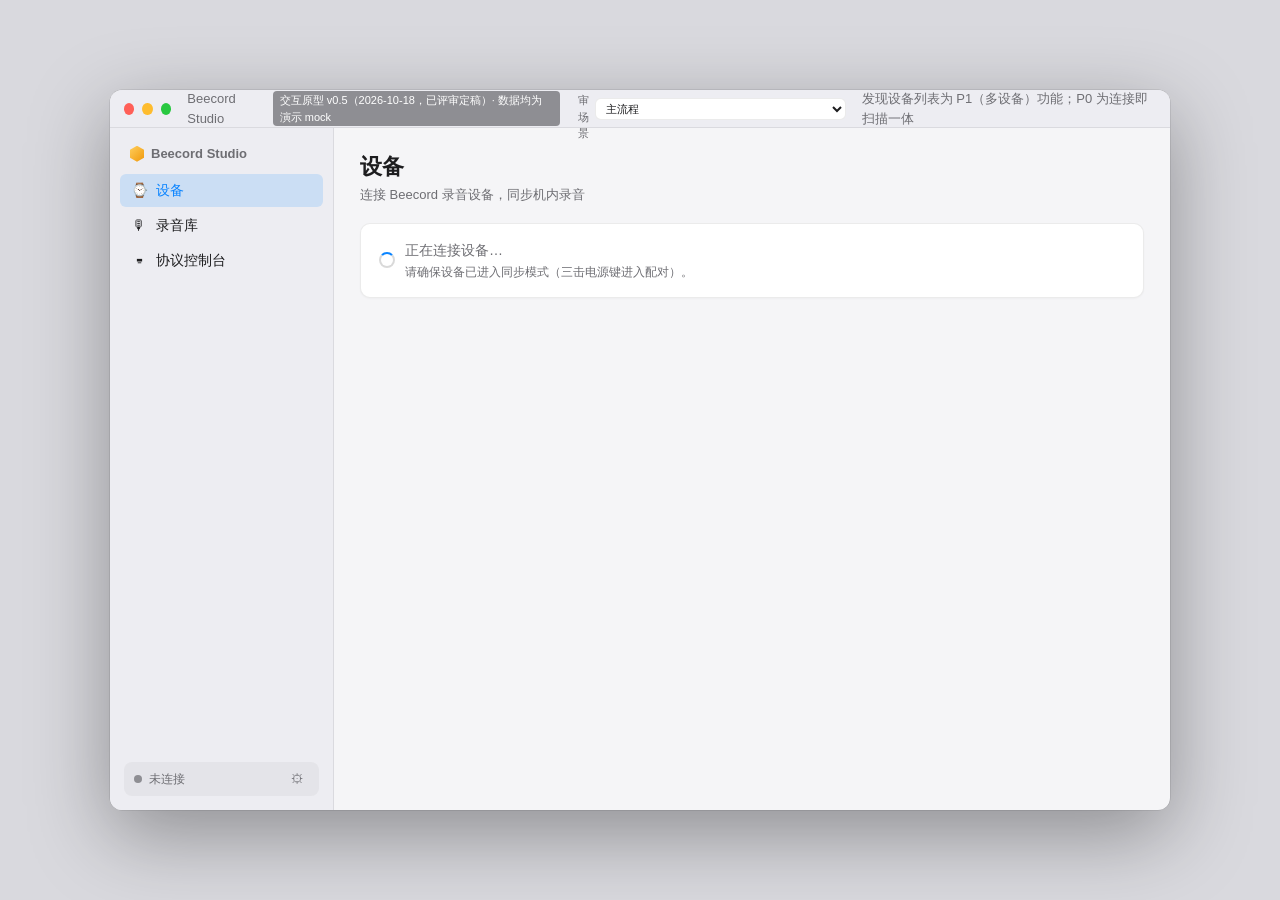
<file: docs/prototype/index.html>
<!DOCTYPE html>
<html lang="zh-CN">
<head>
<meta charset="utf-8">
<meta name="viewport" content="width=device-width, initial-scale=1">
<title>Beecord Studio — 交互原型</title>
<style>
  :root{
    --accent:#0a84ff; --text:#1d1d1f; --text2:#6e6e73; --text3:#8e8e93;
    --bg:#f5f5f7; --sidebar:rgba(237,237,242,.92); --card:#ffffff;
    --border:rgba(0,0,0,.08); --ok:#30d158; --warn:#ff9f0a; --danger:#ff453a;
  }
  *{margin:0;padding:0;box-sizing:border-box;-webkit-font-smoothing:antialiased}
  html,body{height:100%}
  body{
    font:14px/1.5 -apple-system,BlinkMacSystemFont,"SF Pro Text","PingFang SC",sans-serif;
    background:#d9d9de;color:var(--text);display:flex;align-items:center;justify-content:center;
  }
  .window{
    width:1060px;height:720px;background:var(--bg);border-radius:12px;overflow:hidden;
    box-shadow:0 24px 80px rgba(0,0,0,.35),0 0 0 .5px rgba(0,0,0,.15);
    display:flex;flex-direction:column;
  }
  .titlebar{
    height:38px;flex:none;display:flex;align-items:center;padding:0 14px;gap:8px;
    background:var(--sidebar);border-bottom:1px solid var(--border);user-select:none;
  }
  .dot{width:12px;height:12px;border-radius:50%}
  .dot.r{background:#ff5f57}.dot.y{background:#febc2e}.dot.g{background:#28c840}
  .titlebar span{margin-left:8px;font-size:13px;color:var(--text2)}
  .titlebar .proto{margin-left:auto;font-size:11px;color:#fff;background:#8e8e93;border-radius:4px;padding:1px 7px}
  .proto-picker{display:flex;align-items:center;gap:6px;margin-left:10px;font-size:11px;color:var(--text2)}
  .proto-picker select{font:11px -apple-system,sans-serif;padding:3px 6px;border:1px solid var(--border);border-radius:6px;background:#fff;color:var(--text)}
  .proto-note{margin-left:10px;font-size:11px;color:var(--warn)}
  .body{flex:1;display:flex;min-height:0;position:relative}
  /* ---------- 侧栏 ---------- */
  .sidebar{
    width:224px;flex:none;background:var(--sidebar);border-right:1px solid var(--border);
    display:flex;flex-direction:column;padding:12px 10px;user-select:none;
  }
  .brand{font-size:13px;font-weight:600;color:var(--text2);padding:4px 10px 10px;display:flex;align-items:center;gap:7px}
  .brand .hex{width:14px;height:16px;flex:none;background:linear-gradient(135deg,#ffce5c,#f0980a);
    clip-path:polygon(50% 0,100% 25%,100% 75%,50% 100%,0 75%,0 25%)}
  .nav-item{
    display:flex;align-items:center;gap:8px;padding:6px 10px;border-radius:6px;cursor:pointer;
    font-size:14px;color:var(--text);margin-bottom:2px;
  }
  .nav-item .ico{width:18px;text-align:center}
  .nav-item:hover{background:rgba(0,0,0,.05)}
  .nav-item.active{background:rgba(10,132,255,.15);color:var(--accent);font-weight:500}
  .nav-item.hidden{display:none}
  .sidebar .spacer{flex:1}
  .dev-status{
    margin:8px 4px 2px;padding:8px 10px;border-radius:8px;background:rgba(0,0,0,.04);
    font-size:12px;color:var(--text2);display:flex;align-items:center;gap:7px;
  }
  .dev-status .sd{width:8px;height:8px;border-radius:50%;background:var(--text3)}
  .dev-status.on .sd{background:var(--ok)}
  .dev-gear{margin-left:auto;border:none;background:transparent;cursor:pointer;font-size:13px;
    color:var(--text2);padding:1px 5px;border-radius:5px;line-height:1.2}
  .dev-gear:hover{background:rgba(0,0,0,.06)}
  /* ---------- 主区 ---------- */
  .main{flex:1;overflow-y:auto;padding:22px 26px;min-width:0}
  .main section{display:none}
  .main section.active{display:block}
  h1{font-size:22px;font-weight:700;margin-bottom:2px}
  .sub{color:var(--text2);font-size:13px;margin-bottom:18px}
  .card{
    background:var(--card);border:1px solid var(--border);border-radius:10px;
    padding:16px 18px;margin-bottom:16px;box-shadow:0 1px 2px rgba(0,0,0,.03);
  }
  .card h3{font-size:14px;font-weight:600;margin-bottom:10px}
  /* 按钮 */
  button{
    font:13px/1 -apple-system,sans-serif;padding:6px 14px;border-radius:6px;cursor:pointer;
    border:1px solid var(--border);background:#fff;color:var(--text);
  }
  button:hover:not(:disabled){background:#f2f2f5}
  button.primary{background:var(--accent);border-color:transparent;color:#fff}
  button.primary:hover:not(:disabled){background:#0066d6}
  button.danger{color:var(--danger)}
  button:disabled{opacity:.45;cursor:default}
  button.sm{padding:4px 10px;font-size:12px}
  /* 扫描/设备 */
  .scan-row{display:flex;align-items:center;gap:10px;color:var(--text2)}
  .scan-sub{font-size:12px;color:var(--text2);margin-top:2px}
  .spinner{
    width:16px;height:16px;border:2px solid rgba(0,0,0,.15);border-top-color:var(--accent);
    border-radius:50%;animation:spin 1s linear infinite;flex:none;
  }
  @keyframes spin{to{transform:rotate(360deg)}}
  .dev-row{display:flex;align-items:center;gap:14px}
  .dev-ico{
    width:44px;height:44px;border-radius:10px;background:linear-gradient(135deg,#ffce5c,#f0980a);
    display:flex;align-items:center;justify-content:center;font-size:22px;flex:none;color:#101014;
  }
  .dev-meta{flex:1;min-width:0}
  .dev-name{font-weight:600;font-size:15px}
  .dev-sub{font-size:12px;color:var(--text2);margin-top:2px}
  .info-grid{display:grid;grid-template-columns:repeat(4,1fr);gap:12px;margin-bottom:6px}
  .info-item .k{font-size:11px;color:var(--text3)}
  .info-item .v{font-size:15px;font-weight:600;margin-top:1px}
  .meter{height:6px;border-radius:3px;background:rgba(0,0,0,.08);overflow:hidden;margin-top:6px}
  .meter>i{display:block;height:100%;background:var(--accent);border-radius:3px}
  /* 文件表 */
  .files-toolbar{display:flex;align-items:center;gap:12px;margin-bottom:10px;font-size:13px}
  .files-toolbar .grow{flex:1}
  table{width:100%;border-collapse:collapse;font-size:13px}
  th{font-size:11px;color:var(--text3);text-align:left;font-weight:500;padding:4px 8px;border-bottom:1px solid var(--border)}
  td{padding:7px 8px;border-bottom:1px solid rgba(0,0,0,.05)}
  tr:last-child td{border-bottom:none}
  tr.sel td{background:rgba(10,132,255,.06)}
  .st{font-size:12px;color:var(--text3);white-space:nowrap}
  .st.ok{color:var(--ok)}
  .st.dl{color:var(--accent)}
  .st .mini{display:inline-block;width:80px;height:4px;background:rgba(0,0,0,.1);border-radius:2px;vertical-align:middle;margin-right:6px;overflow:hidden}
  .st .mini>i{display:block;height:100%;background:var(--accent)}
  .dl-footer{display:none;align-items:center;gap:12px;margin-top:12px;padding-top:12px;border-top:1px solid var(--border);font-size:12px;color:var(--text2)}
  .dl-footer .bar{flex:1;height:6px;border-radius:3px;background:rgba(0,0,0,.08);overflow:hidden}
  .dl-footer .bar>i{display:block;height:100%;background:var(--accent);width:0%}
  /* 开关 */
  .switch{position:relative;width:34px;height:20px;display:inline-block;vertical-align:middle}
  .switch input{display:none}
  .switch i{position:absolute;inset:0;background:rgba(0,0,0,.18);border-radius:10px;transition:.2s;cursor:pointer}
  .switch i:before{content:"";position:absolute;width:16px;height:16px;background:#fff;border-radius:50%;top:2px;left:2px;transition:.2s;box-shadow:0 1px 2px rgba(0,0,0,.2)}
  .switch input:checked+i{background:var(--ok)}
  .switch input:checked+i:before{left:16px}
  /* 录音库 */
  .lib-wrap{display:flex;gap:16px;min-height:0}
  .lib-list{width:280px;flex:none;display:flex;flex-direction:column;gap:6px}
  .lib-item{background:var(--card);border:1px solid var(--border);border-radius:8px;padding:10px 12px;cursor:pointer}
  .lib-item:hover{border-color:rgba(10,132,255,.4)}
  .lib-item.active{border-color:var(--accent);box-shadow:0 0 0 1px var(--accent)}
  .lib-item .t{font-weight:600;font-size:13px}
  .lib-item .m{font-size:11px;color:var(--text3);margin-top:2px;display:flex;justify-content:space-between}
  .badge{font-size:10px;padding:1px 6px;border-radius:4px;background:rgba(0,0,0,.07);color:var(--text2);white-space:nowrap}
  .badge.tr{color:var(--accent);background:rgba(10,132,255,.12)}
  .badge.sum{color:#bf5af2;background:rgba(191,90,242,.12)}
  /* P0-1 双行徽标：上行转码态（DESIGN_SYSTEM 状态色），下行转写态（P1 占位） */
  .badges{display:flex;flex-direction:column;gap:3px;align-items:flex-end}
  .badge.tc-pending{color:var(--text3);background:rgba(0,0,0,.06)}
  .badge.tc-running{color:var(--accent);background:rgba(10,132,255,.12)}
  .badge.tc-failed{color:var(--danger);background:rgba(255,69,58,.12)}
  .badge.tc-ready{color:var(--ok);background:rgba(48,209,88,.14)}
  /* P0-6 列表头：排序规则标注 */
  .lib-head{font-size:11px;color:var(--text3);padding:0 2px 2px;display:flex;justify-content:space-between}
  .time-summary{display:grid;grid-template-columns:88px 1fr auto;gap:8px 12px;align-items:center;font-size:12px}
  .time-summary .label{color:var(--text2)}
  .time-summary .muted{color:var(--text3)}
  .time-note{font-size:11px;color:var(--text3);line-height:1.5;margin-top:10px}
  .time-editor{margin-top:12px;padding-top:12px;border-top:1px solid var(--border);display:flex;flex-wrap:wrap;gap:8px;align-items:center}
  .time-editor input{background:var(--card);color:var(--text);border:1px solid var(--border);border-radius:6px;padding:6px 8px}
  /* P0-2 播放器占位（转码未完成） */
  .player-blocked{display:flex;flex-direction:column;align-items:center;gap:10px;padding:26px 0;color:var(--text2);font-size:13px}
  .player-blocked .err{color:var(--danger)}
  /* P0-3 删除确认（NSAlert 语义：取消默认聚焦） */
  .alert-mask{position:absolute;inset:0;z-index:40;display:none;align-items:center;justify-content:center;background:rgba(0,0,0,.16)}
  .alert-box{width:380px;background:var(--card);border:1px solid var(--border);border-radius:12px;box-shadow:0 18px 60px rgba(0,0,0,.28);padding:20px 22px}
  .alert-box .at{font-size:14px;font-weight:600;margin-bottom:6px}
  .alert-box .am{font-size:12px;color:var(--text2);line-height:1.6;margin-bottom:16px}
  .alert-btns{display:flex;justify-content:flex-end;gap:8px}
  .alert-btns .focused{box-shadow:0 0 0 3px rgba(10,132,255,.35);border-color:var(--accent)}
  .lib-detail{flex:1;min-width:0}
  .lib-title{font-size:17px;font-weight:700;border:none;background:transparent;width:100%;outline:none;padding:2px 0}
  .player{display:flex;flex-direction:column;gap:10px}
  .wave{display:flex;align-items:flex-end;gap:2px;height:56px;padding:4px 2px}
  .wave i{flex:1;background:rgba(10,132,255,.35);border-radius:1px;min-height:3px}
  .wave i.played{background:var(--accent)}
  .pc{display:flex;align-items:center;gap:14px}
  .pc button{border-radius:16px}
  .pc .time{font-size:12px;color:var(--text2);font-variant-numeric:tabular-nums}
  .pc .prog{flex:1;height:4px;background:rgba(0,0,0,.08);border-radius:2px;overflow:hidden;cursor:pointer}
  .pc .prog>i{display:block;height:100%;background:var(--accent);width:0%}
  .op-row{display:flex;gap:8px;flex-wrap:wrap;margin-top:12px;align-items:center}
  /* 操作行候选方案：下拉菜单 / 图标钮（方案A/B/C 评审） */
  .menu-anchor{position:relative;display:inline-flex}
  .menu{position:absolute;top:calc(100% + 4px);left:0;background:var(--card);border:1px solid var(--border);border-radius:8px;padding:4px;min-width:180px;z-index:60;display:none;box-shadow:0 8px 24px rgba(0,0,0,.12)}
  .menu.show{display:block}
  .menu .mi{padding:6px 10px;border-radius:6px;font-size:12px;cursor:pointer;white-space:nowrap}
  .menu .mi:hover{background:rgba(0,0,0,.05)}
  .menu .sep{height:1px;background:var(--border);margin:4px 6px}
  .menu .mi.danger{color:var(--danger)}
  .menu-anchor.right .menu{left:auto;right:0}
  .ico-btn{width:28px;height:28px;display:inline-flex;align-items:center;justify-content:center;border:1px solid var(--border);border-radius:6px;background:var(--card);cursor:pointer;font-size:13px;padding:0}
  .ico-btn:hover{border-color:rgba(10,132,255,.4)}
  .ico-btn.danger{color:var(--danger)}
  /* 宽度评审控件（原型控件，不进产品） */
  .proto-tools{display:flex;gap:4px;align-items:center;margin:8px 0 0;padding:6px 10px;border:1px dashed rgba(0,0,0,.2);border-radius:8px;font-size:11px;width:fit-content}
  .proto-tools .pt-label{color:var(--text2);margin-right:4px}
  .ws-btn{padding:2px 8px;font-size:11px;border:1px solid var(--border);border-radius:5px;background:var(--card);cursor:pointer}
  .ws-btn.on{background:var(--accent);color:#fff;border-color:var(--accent)}
  .tabs{display:flex;gap:2px;border-bottom:1px solid var(--border);margin:16px 0 12px}
  .tabs div{padding:6px 14px;font-size:13px;cursor:pointer;color:var(--text2);border-bottom:2px solid transparent;margin-bottom:-1px}
  .tabs div.active{color:var(--accent);border-bottom-color:var(--accent);font-weight:500}
  .tr-line{display:flex;gap:12px;font-size:13px;padding:5px 0;cursor:pointer}
  .tr-line:hover{background:rgba(10,132,255,.05)}
  .tr-line .ts{color:var(--accent);font-variant-numeric:tabular-nums;flex:none;font-size:12px;padding-top:1px}
  .empty{display:flex;flex-direction:column;align-items:center;gap:10px;padding:34px 0;color:var(--text2);font-size:13px}
  .empty-state{min-height:400px;display:flex;flex-direction:column;align-items:center;justify-content:center;text-align:center;padding:40px}
  .state-icon{width:40px;height:40px;color:var(--text3);margin-bottom:4px}
  .state-title{font-size:15px;line-height:1.4;font-weight:600;color:var(--text)}
  .state-copy{max-width:380px;line-height:1.6;color:var(--text2)}
  .state-actions{display:flex;align-items:center;justify-content:center;gap:8px;margin-top:6px}
  #files-empty{min-height:250px;justify-content:center}
  #files-empty .state-copy{max-width:330px}
  .permission-overlay{position:absolute;inset:0;z-index:30;display:none;align-items:center;justify-content:center;background:rgba(245,245,247,.97)}
  .permission-overlay .empty-state{width:480px;min-height:0;background:transparent;border:none;box-shadow:none}
  .sum-sec{margin-bottom:14px}
  .sum-sec h4{font-size:13px;color:var(--accent);margin-bottom:6px}
  .sum-sec li{font-size:13px;margin-left:18px;margin-bottom:4px}
  /* 控制台（T7 Phase 0 v0.5：现行帧格式 mock） */
  .con-toolbar{display:flex;gap:8px;flex-wrap:wrap;margin-bottom:12px;align-items:center}
  .con-toolbar select{font:12px -apple-system;padding:4px 8px;border-radius:6px;border:1px solid var(--border)}
  .con-text{font:12px "SF Mono",Menlo,monospace;padding:4px 8px;border-radius:6px;border:1px solid var(--border);width:190px}
  .con-log{height:390px;overflow-y:auto;background:#1e1e24;border-radius:8px;padding:10px 12px;font:12px/1.7 "SF Mono",Menlo,monospace}
  .con-log .row{display:flex;gap:10px;white-space:nowrap;cursor:pointer;color:#d7d7de}
  .con-log .row:hover{background:rgba(255,255,255,.05)}
  .con-log .t{color:#636366;flex:none}
  .con-log .row .dir{flex:none;width:44px;text-align:center}
  .con-log .dir.tx{color:#0a84ff}
  .con-log .dir.rx{color:#30d158}
  .con-log .ty{flex:none;min-width:130px;color:#e5c07b}
  .con-log .pl{color:#9d9da6;overflow:hidden;text-overflow:ellipsis;max-width:420px}
  .con-log .cm{color:#636366;font-style:italic}
  /* 帧高亮（自定义 hex 响应反馈，拍板 A：3s） */
  .con-log .row.hl{animation:conhl 3s ease-out}
  @keyframes conhl{0%{background:rgba(10,132,255,.35)}100%{background:transparent}}
  /* DL_CHUNK 聚合行（风险对策 UI 形态） */
  .con-log .row.agg{color:#e5c07b}
  .con-log .row.agg .pl{color:#e5c07b}
  /* hex 展开视图（offset + hex + ASCII 对照） */
  .con-hexdump{margin:2px 0 8px 24px;padding:8px 10px;background:#121216;border-radius:6px;white-space:pre;color:#9d9da6;font-size:11px;line-height:1.6}
  .con-hexdump .off{color:#636366}
  .con-hexdump .asc{color:#30d158}
  /* 发送区禁用态（未连接/同步中，拍板 A） */
  .con-send-area.disabled .con-input{opacity:.45;pointer-events:none}
  .con-disabled-tip{font:12px -apple-system;color:var(--warn);margin-bottom:8px}
  .con-log-empty{padding:24px;text-align:center;color:var(--text2);font-size:13px}
  /* type 多选内联面板（与实现对齐：3 列网格） */
  .con-type-panel{background:var(--card2,#ececf0);border:1px solid var(--border);border-radius:8px;padding:8px 12px;margin-bottom:8px}
  .con-type-panel-title{font-size:11px;color:var(--text2);margin-bottom:4px}
  .con-type-grid{display:grid;grid-template-columns:repeat(3,150px);gap:2px 18px}
  .con-type-grid label{display:flex;align-items:center;gap:5px;font-size:12px;cursor:pointer;white-space:nowrap}
  .con-type-grid input{pointer-events:none}
  .con-log .dir.up{color:#64d2ff}
  .con-log .dir.dn{color:#30d158}
  .con-log .ty{color:#bf5af2}
  .con-log .pl{color:#d9d9de;overflow:hidden;text-overflow:ellipsis}
  .con-log .pl b{color:#ffd60a;font-weight:400}
  .con-input{display:flex;gap:8px;margin-top:10px}
  .con-input input{flex:1;font:12px "SF Mono",Menlo,monospace;padding:8px 10px;border:1px solid var(--border);border-radius:6px;background:#fff}
  /* 设置 */
  .form-row{display:flex;align-items:center;gap:12px;padding:8px 0;border-bottom:1px solid rgba(0,0,0,.05)}
  .form-row:last-child{border-bottom:none}
  .form-row label{width:120px;flex:none;font-size:13px;color:var(--text2)}
  .form-row input[type=text],.form-row input[type=password],.form-row select{
    flex:1;font:13px -apple-system;padding:6px 10px;border:1px solid var(--border);border-radius:6px;background:#fff;max-width:360px;
  }
  .form-row .note{font-size:11px;color:var(--text3)}
  .ck-row{display:flex;gap:18px;flex-wrap:wrap;font-size:13px;padding-top:4px}
  .ck-row label{display:flex;gap:6px;align-items:center}
  .toast{
    position:fixed;left:50%;bottom:34px;transform:translateX(-50%) translateY(20px);
    background:rgba(30,30,36,.94);color:#fff;font-size:13px;padding:9px 18px;border-radius:8px;
    opacity:0;transition:.25s;pointer-events:none;
  }
  .toast.show{opacity:1;transform:translateX(-50%) translateY(0)}
</style>
</head>
<body>
<div class="window">
  <div class="titlebar">
    <div class="dot r"></div><div class="dot y"></div><div class="dot g"></div>
    <span>Beecord Studio</span>
    <span class="proto">交互原型 v0.5（2026-10-18，已评审定稿）· 数据均为演示 mock</span>
    <label class="proto-picker">评审场景
      <select id="prototype-scenario">
        <option value="normal">主流程</option>
        <option value="no-device">未发现设备</option>
        <option value="device-empty">已连接 · 设备无录音</option>
        <option value="library-empty">录音库为空</option>
        <option value="library-no-selection">录音库未选择</option>
        <option value="library-time-unknown">录音库 · 历史时间未知 / 手动修正（已评审）</option>
        <option value="library-actions-a">录音库 · 操作行 方案A（导出合并·已定案）</option>
        <option value="library-actions-b">录音库 · 操作行 方案B（⋯ 收纳·未采纳）</option>
        <option value="library-actions-c">录音库 · 操作行 方案C（图标钮·未采纳）</option>
        <option value="bluetooth-off">蓝牙不可用</option>
        <option value="console">协议控制台 · 已连接（含评审控件）</option>
        <option value="console-disconnected">控制台 · 未连接（发送区禁用）</option>
        <option value="console-syncing">控制台 · 同步中（发送区禁用·拍板A）</option>
      </select>
    </label>
    <span class="proto-note">发现设备列表为 P1（多设备）功能；P0 为连接即扫描一体</span>
  </div>
  <div class="body">
    <aside class="sidebar">
      <div class="brand"><span class="hex"></span>Beecord Studio</div>
      <div class="nav-item active" data-view="device"><span class="ico">⌚</span>设备</div>
      <div class="nav-item" data-view="library"><span class="ico">🎙</span>录音库</div>
      <div class="nav-item" data-view="console" id="nav-console"><span class="ico">⌨</span>协议控制台</div>
      <div class="spacer"></div>
      <div class="dev-status" id="dev-status"><span class="sd"></span><span id="dev-status-text">未连接</span><button class="dev-gear" id="btn-settings-gear" title="设置（实际实现为标准 Settings 窗口 ⌘,）">⚙</button></div>
    </aside>

    <main class="main">
      <!-- ============ 设备 ============ -->
      <section id="view-device" class="active">
        <h1>设备</h1>
        <div class="sub">连接 Beecord 录音设备，同步机内录音</div>

        <div class="card" id="scan-card">
          <div class="scan-row"><div class="spinner"></div>
            <div><div>正在连接设备…</div><div class="scan-sub">请确保设备已进入同步模式（三击电源键进入配对）。</div></div>
          </div>
        </div>

        <div class="card empty-state" id="device-empty" style="display:none">
          <svg class="state-icon" viewBox="0 0 40 40" fill="none" stroke="currentColor" stroke-width="1.5" aria-hidden="true">
            <rect x="12" y="8" width="16" height="24" rx="5"></rect><path d="M16 4h8M16 36h8M17 14h6M17 18h6"></path>
          </svg>
          <div class="state-title">未发现 Beecord 设备</div>
          <div class="state-copy">确认手表已开机并位于 Mac 附近，然后三击电源键进入配对模式。</div>
          <div class="state-actions"><button class="primary" id="btn-rescan">重新扫描</button></div>
        </div>

        <div id="connected-area" style="display:none">
          <div class="card">
            <div class="dev-row" style="margin-bottom:12px">
              <div class="dev-ico">⌚</div>
              <div class="dev-meta">
                <div class="dev-name">Beecord Watch · A1B2</div>
                <div class="dev-sub">已连接 · MTU 247 · 52 KB/s</div>
              </div>
              <button id="btn-disconnect">断开</button>
            </div>
            <div class="info-grid">
              <div class="info-item"><div class="k">型号</div><div class="v">Beecord Watch</div></div>
              <div class="info-item"><div class="k">固件</div><div class="v">0.1.0 (BE EC)</div></div>
              <div class="info-item"><div class="k">电量</div><div class="v" id="dev-batt">68%</div></div>
              <div class="info-item"><div class="k">存储</div><div class="v">6.2 / 29,816 MB</div>
                <div class="meter"><i style="width:21%"></i></div></div>
            </div>
          </div>

          <div class="card">
            <div class="files-toolbar">
              <label><input type="checkbox" id="ck-all"> 全选</label>
              <span style="color:var(--text3)">设备文件（<span id="file-total">0</span>）</span>
              <span class="grow"></span>
              <label style="font-size:12px;color:var(--text2)">自动同步新录音
                <span class="switch"><input type="checkbox" checked><i></i></span></label>
              <button class="primary" id="btn-dl" disabled>下载所选(0)</button>
              <button class="sm" id="btn-refresh">刷新</button>
            </div>
            <div class="empty" id="files-empty" style="display:none">
              <svg class="state-icon" viewBox="0 0 40 40" fill="none" stroke="currentColor" stroke-width="1.5" aria-hidden="true">
                <path d="M5 20h3l3-10 5 20 5-16 5 12 3-6h6" stroke-linecap="round" stroke-linejoin="round"></path>
              </svg>
              <div class="state-title">设备上还没有录音</div>
              <div class="state-copy">在手表上按功能键开始录音。保存后回到这里刷新，即可同步到录音库。</div>
              <div class="state-actions"><button class="primary" id="btn-empty-refresh">刷新文件列表</button></div>
            </div>
            <table id="file-table">
              <thead><tr><th style="width:26px"></th><th>文件名</th><th style="width:70px">时长</th><th style="width:80px">大小</th><th style="width:130px">状态</th></tr></thead>
              <tbody id="file-tbody"></tbody>
            </table>
            <div class="dl-footer" id="dl-footer">
              <span id="dl-text">准备中…</span>
              <div class="bar"><i id="dl-bar"></i></div>
              <button class="sm" id="btn-cancel-dl">取消</button>
            </div>
          </div>
        </div>
      </section>

      <!-- ============ 录音库 ============ -->
      <section id="view-library">
        <h1>录音库</h1>
        <div class="sub">已同步录音的播放、转写与 AI 纪要（全部本地保存）</div>
        <!-- 评审控件：仅操作行方案场景显示，模拟窗口宽（详情列宽 = 窗口宽 − 549） -->
        <div class="proto-tools" id="width-switch" style="display:none">
          <span class="pt-label">评审控件 · 模拟窗口宽</span>
          <button class="ws-btn" data-w="1280">1280</button>
          <button class="ws-btn" data-w="1024">1024</button>
          <button class="ws-btn" data-w="900">900</button>
          <span class="pt-label" id="col-width-hint"></span>
        </div>
        <div class="card empty-state" id="library-empty" style="display:none">
          <svg class="state-icon" viewBox="0 0 40 40" fill="none" stroke="currentColor" stroke-width="1.5" aria-hidden="true">
            <path d="M5 20h3l3-10 5 20 5-16 5 12 3-6h6" stroke-linecap="round" stroke-linejoin="round"></path>
          </svg>
          <div class="state-title">录音库还是空的</div>
          <div class="state-copy">连接 Beecord 设备并同步录音后，可在这里播放、转写和生成 AI 纪要。录音按录制时间新→旧排列。</div>
          <div class="state-actions"><button class="primary" id="btn-library-sync">前往设备同步</button></div>
        </div>
        <div class="lib-wrap" id="library-content">
          <div class="lib-list">
            <div class="lib-head"><span>录音 <span id="lib-count">0</span> 条</span><span>按录制时间 新→旧</span></div>
            <div id="lib-items" style="display:flex;flex-direction:column;gap:6px"></div>
          </div>
          <div class="lib-detail">
            <div class="card empty-state" id="library-no-selection" style="display:none">
              <svg class="state-icon" viewBox="0 0 40 40" fill="none" stroke="currentColor" stroke-width="1.5" aria-hidden="true">
                <path d="M8 11h24M8 20h24M8 29h15" stroke-linecap="round"></path>
              </svg>
              <div class="state-title">未选择录音</div>
              <div class="state-copy">从左侧选择一条录音，查看播放器、转写和 AI 纪要。</div>
              <div class="state-actions"><button class="primary" id="btn-select-recent">选择最近录音</button></div>
            </div>
            <div id="library-detail-content">
              <div class="card">
                <input class="lib-title" id="lib-title" value="选择左侧录音查看详情">
                <div class="player" id="player" style="display:none;margin-top:10px">
                  <div class="wave" id="wave"></div>
                  <div class="pc">
                    <button class="sm" id="btn-back15">−15s</button>
                    <button class="primary" id="btn-play" style="width:64px">播放</button>
                    <button class="sm" id="btn-fwd15">+15s</button>
                    <button class="sm" id="btn-speed">1.0×</button>
                    <div class="prog" id="pc-prog"><i id="pc-bar"></i></div>
                    <span class="time" id="pc-time">00:00 / 00:34</span>
                  </div>
                  <div class="op-row" id="op-row"></div>
                </div>
                <!-- P0-2 转码未完成占位：与列表徽标联动 -->
                <div class="player-blocked" id="player-blocked" style="display:none"></div>
              </div>
              <div class="card" id="lib-time-card" style="display:none;margin-top:12px">
                <div class="time-summary">
                  <span class="label">录制时间</span>
                  <span id="lib-recorded-at" data-ax="library.recordedAt.value" class="muted">未知</span>
                  <button class="sm" id="btn-edit-recorded-at" data-ax="library.recordedAt.editButton">设置时间</button>
                  <span class="label">导入时间</span>
                  <span id="lib-imported-at" data-ax="library.importedAt.value">2026-11-22 22:45</span>
                  <span></span>
                </div>
                <div class="time-note">旧录音没有可信起录时间；导入时间不能代替录制时间。手动修正只修改此 Mac 的元数据，不写回手表，后续同步不会覆盖人工值。</div>
                <div class="time-editor" id="recorded-at-editor" data-ax="library.recordedAt.editor" style="display:none">
                  <input type="date" id="recorded-at-date" data-ax="library.recordedAt.dateField" value="2026-11-22" aria-label="录制日期">
                  <input type="time" id="recorded-at-time" data-ax="library.recordedAt.timeField" value="19:12" aria-label="录制时间">
                  <button class="primary" id="btn-save-recorded-at" data-ax="library.recordedAt.saveButton">保存</button>
                  <button class="sm" id="btn-cancel-recorded-at" data-ax="library.recordedAt.cancelButton">取消</button>
                  <div class="time-note" style="width:100%;margin-top:0">保存后标注“手动”；录音标题保持不变。</div>
                </div>
              </div>
              <div class="card" id="lib-tabs-card" style="display:none">
                <div class="tabs">
                  <div class="active" data-tab="transcript">转写</div>
                  <div data-tab="summary">AI 纪要</div>
                </div>
                <div id="tab-transcript">
                  <!-- P0-5 占位态终稿：转写为 P1（T9），按钮 disabled -->
                  <div class="empty">
                    <div>尚未转写（本地 whisper，内容不出本机）</div>
                    <button class="primary" disabled title="P1 可用（T9 本地转写）">开始转写</button>
                  </div>
                </div>
                <div id="tab-summary" style="display:none">
                  <!-- P0-5 占位态终稿：纪要为 P1（T10），按钮 disabled -->
                  <div class="empty">
                    <div>生成会议纪要需要已配置的 AI 端点与完成转写</div>
                    <button class="primary" disabled title="P1 可用（T10 AI 纪要）">生成纪要</button>
                  </div>
                </div>
              </div>
            </div>
          </div>
        </div>
      </section>

      <!-- ============ 协议控制台（T7 Phase 0 v0.5：现行 BuzzLink 帧格式 mock） ============ -->
      <!-- AX（T7 计划 §7）：console.presetButton.{list,info,begin,verify} / console.hexField /
           console.sendButton / console.directionFilter / console.typeFilter / console.filterField /
           console.clearButton / console.exportButton / console.logTable / console.emptyState -->
      <section id="view-console">
        <h1>协议控制台</h1>
        <div class="sub">开发者模式 · BuzzLink 帧日志与原始命令（可导出为固件测试向量）</div>
        <div class="card">
          <div class="con-toolbar" data-ax="console.toolbar">
            <button class="sm" data-cmd="list" data-ax="console.presetButton.list">列文件</button>
            <button class="sm" data-cmd="info" data-ax="console.presetButton.info">查信息</button>
            <button class="sm" data-cmd="begin" data-ax="console.presetButton.begin">开始下载</button>
            <button class="sm" data-cmd="verify" data-ax="console.presetButton.verify">结束校验</button>
            <span style="flex:1"></span>
            <!-- 方向过滤（AX console.directionFilter） -->
            <select id="con-filter" data-ax="console.directionFilter" title="方向过滤">
              <option value="">全部方向</option>
              <option value="tx">上行 →（C→D）</option>
              <option value="rx">下行 ←（D→C）</option>
            </select>
            <!-- type 多选（内联面板：与实现对齐——菜单弹层 Toggle AX id 不透传；AX console.typeFilter） -->
            <button class="sm" id="con-type-btn" data-ax="console.typeFilter">类型 ▾</button>
            <button class="sm" id="con-type-done" data-ax="console.typeFilter.done" style="display:none">完成</button>
            <!-- 文本过滤（AX console.filterField） -->
            <input id="con-text-filter" class="con-text" placeholder="文本过滤（payload/注释）" data-ax="console.filterField">
            <button class="sm" id="con-clear" data-ax="console.clearButton">清除</button>
            <button class="sm" id="con-export" data-ax="console.exportButton">导出向量</button>
          </div>
          <!-- 同步中/洪泛模拟评审控件（拍板 A 禁用态演示 + 计划 §6 洪泛折叠演示；仅原型控件） -->
          <div class="proto-tools" id="con-sync-switch" style="display:none">
            <span class="pt-label">评审控件 · 模拟同步中</span>
            <button class="ws-btn" id="con-sync-on">同步中</button>
            <button class="ws-btn on" id="con-sync-off">空闲</button>
            <span class="pt-label" id="con-sync-hint"></span>
          </div>
          <div class="proto-tools" id="con-flood-switch" style="display:none">
            <span class="pt-label">评审控件 · 洪泛演示</span>
            <button class="ws-btn" id="con-flood-btn">注入一次下载的 chunk 流（12,847 块）</button>
          </div>
          <!-- type 多选内联面板（3 列网格 17 项，勾选态即 AX value；展开时显示） -->
          <div class="con-type-panel" id="con-type-panel" style="display:none" data-ax="console.typeFilter.panel">
            <div class="con-type-panel-title">类型过滤</div>
            <div class="con-type-grid" id="con-type-grid"></div>
          </div>
          <!-- 发送区（未连接/同步中禁用；AX 见子元素） -->
          <div class="con-send-area" id="con-send-area">
            <div class="con-disabled-tip" id="con-disabled-tip" style="display:none"></div>
            <div class="con-input">
              <input id="con-hex" data-ax="console.hexField"
                     placeholder='自定义 hex 整帧，如：beec 01 10 21 00 00 0001 0002 0000 c8f2'>
              <button class="primary" id="con-send" data-ax="console.sendButton">发送</button>
            </div>
          </div>
          <div class="con-log" id="con-log" data-ax="console.logTable"></div>
          <div class="con-log-empty" id="con-log-empty" style="display:none" data-ax="console.emptyState">
            暂无帧记录——连接设备后发送预置命令或自定义 hex。
          </div>
        </div>
      </section>

      <!-- ============ 设置 ============ -->
      <section id="view-settings">
        <h1>设置</h1>
        <div class="sub">通用、AI 服务与转写（实际实现为标准 Settings 窗口 ⌘,）</div>
        <div class="card">
          <h3>通用</h3>
          <div class="form-row"><label>下载目录</label><input type="text" value="~/Documents/Beecord" readonly><button class="sm">选择…</button></div>
          <div class="form-row"><label>自动同步新录音</label><span class="switch"><input type="checkbox" checked><i></i></span><span class="note">连接设备后自动下载未同步的录音</span></div>
          <div class="form-row"><label>开发者模式</label><span class="switch"><input type="checkbox" id="set-devmode" checked><i></i></span><span class="note">在侧栏显示协议控制台</span></div>
        </div>
        <div class="card">
          <h3>AI 服务（云端，可选 · key 存于系统钥匙串）</h3>
          <div class="form-row"><label>Provider</label>
            <select id="ai-provider"><option>Kimi</option><option>DeepSeek</option><option>Qwen（通义千问）</option><option>自定义（OpenAI 兼容）</option></select>
          </div>
          <div class="form-row"><label>Base URL</label><input type="text" id="ai-base" value="https://api.moonshot.cn/v1"></div>
          <div class="form-row"><label>API Key</label><input type="password" id="ai-key" value="sk-demo-key-not-real"></div>
          <div class="form-row"><label>Model</label><input type="text" id="ai-model" value="kimi-k2-0905-preview"></div>
          <div class="form-row"><label>功能开关</label>
            <div class="ck-row">
              <label><input type="checkbox" checked> 摘要</label>
              <label><input type="checkbox" checked> 会议纪要</label>
              <label><input type="checkbox" checked> 待办提取</label>
              <label><input type="checkbox"> 翻译</label>
            </div>
          </div>
          <div class="form-row"><label></label>
            <button class="sm" id="btn-ai-test">测试连接</button>
            <span class="note" id="ai-test-result">未测试</span>
          </div>
        </div>
        <div class="card">
          <h3>转写（本地 whisper.cpp）</h3>
          <div class="form-row"><label>模型</label><select><option>whisper-small（推荐 461MB）</option><option>whisper-base 142MB</option><option>whisper-tiny 75MB</option></select><button class="sm">管理模型…</button></div>
          <div class="form-row"><label>语言</label><select><option>自动检测</option><option>中文</option><option>English</option></select></div>
        </div>
        <div class="card">
          <h3>关于</h3>
          <div class="form-row"><label>版本</label><span class="note">Beecord Studio 0.1.0 (prototype) · Apache-2.0 · 本地优先，云端 AI 显式开启</span></div>
        </div>
      </section>
    </main>
    <!-- P0-3 删除确认（NSAlert 语义：主按钮"删除"红字，取消默认聚焦） -->
    <div class="alert-mask" id="del-mask">
      <div class="alert-box">
        <div class="at">删除该录音？</div>
        <div class="am">「<span id="del-name"></span>」将从录音库移除，未导出的原件将无法恢复。</div>
        <div class="alert-btns">
          <button class="danger" id="btn-del-confirm">删除</button>
          <button class="focused" id="btn-del-cancel">取消</button>
        </div>
      </div>
    </div>
    <div class="permission-overlay" id="bluetooth-overlay">
      <div class="empty-state">
        <svg class="state-icon" viewBox="0 0 40 40" fill="none" stroke="currentColor" stroke-width="1.7" aria-hidden="true">
          <path d="M20 35V5l9 7-9 7 9 7-9 9M11 12l18 14M11 26l18-14" stroke-linecap="round" stroke-linejoin="round"></path>
        </svg>
        <div class="state-title">蓝牙不可用</div>
        <div class="state-copy">请在 macOS 中打开蓝牙，并允许 Beecord Studio 使用蓝牙后再试。</div>
        <div class="state-actions">
          <button class="primary" id="btn-open-bluetooth">打开系统设置</button>
          <button id="btn-bluetooth-retry">重试</button>
        </div>
      </div>
    </div>
  </div>
</div>
<div class="toast" id="toast"></div>
<script>
/* ================= 状态 ================= */
// 录音库 mock：DEFAULT_LIB 供常规场景（applyScenario 每场景重置，候选场景可覆盖）；
// NPR_LIB 供操作行候选方案场景（评审用三条同质数据）
const DEFAULT_LIB=[
  {t:"周会同步 10-13", m:"10-13 16:50 · 34s", dur:34, tc:"ready", tr:"summary"},
  {t:"客户访谈片段", m:"10-13 13:48 · 15s", dur:15, tc:"ready", tr:"done"},
  {t:"2026-10-13 12_11_33", m:"10-13 12:11 · 16s", dur:16, tc:"ready", tr:"none"},
  {t:"2026-10-14 09_20_00", m:"10-14 09:20 · 42s", dur:42, tc:"running", tr:"none", pct:37},
  {t:"2026-10-14 08_05_12", m:"10-14 08:05 · 21s", dur:21, tc:"failed", tr:"none"},
  {t:"2026-10-14 07_48_30", m:"10-14 07:48 · 12s", dur:12, tc:"pending", tr:"none"},
];
const NPR_LIB=[
  {t:"NPR 新闻 5m", m:"10-17 17:00 · 4:46", dur:286, tc:"ready", tr:"none"},
  {t:"NPR 新闻 2m", m:"10-16 16:00 · 2:00", dur:120, tc:"ready", tr:"none"},
  {t:"NPR 新闻 30s", m:"10-15 15:00 · 0:30", dur:30, tc:"ready", tr:"none"},
];
const S = {
  connected:false, scanned:false, devMode:true,
  files:[
    {name:"2026-10-13 16_50_55.ogg",dur:"34s",size:"188 KB",dl:false},
    {name:"2026-10-13 13_48_28.ogg",dur:"15s",size:"83 KB",dl:false},
    {name:"2026-10-13 12_11_33.ogg",dur:"16s",size:"89 KB",dl:false},
    {name:"2026-10-13 12_09_16.ogg",dur:"10s",size:"56 KB",dl:false},
    {name:"2026-10-13 12_07_53.ogg",dur:"10s",size:"55 KB",dl:false},
    {name:"2026-10-13 12_13_02.ogg",dur:"2s",size:"12 KB",dl:false},
    {name:"2026-10-13 11_17_52.ogg",dur:"20s",size:"112 KB",dl:false},
  ],
  lib:DEFAULT_LIB.map(r=>({...r})),
  curLib:null, playing:false, playT:0, speed:1, timer:null, dlCancel:false, scanTimer:null,
};
const $ = id => document.getElementById(id);
function toast(msg){ const t=$("toast"); t.textContent=msg; t.classList.add("show");
  clearTimeout(t._h); t._h=setTimeout(()=>t.classList.remove("show"),2200); }
const fmtT = s => `${String(Math.floor(s/60)).padStart(2,"0")}:${String(Math.floor(s%60)).padStart(2,"0")}`;
const SCENARIOS=new Set(["normal","no-device","device-empty","library-empty","library-no-selection","library-time-unknown","library-actions-a","library-actions-b","library-actions-c","bluetooth-off","console","console-disconnected","console-syncing"]);
const requestedScenario=new URLSearchParams(location.search).get("state")||"normal";
const SCENARIO=SCENARIOS.has(requestedScenario)?requestedScenario:"normal";
$("prototype-scenario").value=SCENARIO;
$("prototype-scenario").onchange=e=>{
  const url=new URL(location.href);
  if(e.target.value==="normal") url.searchParams.delete("state");
  else url.searchParams.set("state",e.target.value);
  location.href=url.href;
};

/* ================= 视图路由 ================= */
function showView(name){
  document.querySelectorAll(".nav-item").forEach(x=>x.classList.toggle("active",x.dataset.view===name));
  document.querySelectorAll(".main section").forEach(s=>s.classList.toggle("active",s.id==="view-"+name));
  if(name==="library"){
    if(S.curLib===null&&S.lib.length&&SCENARIO!=="library-no-selection") selectLib(0);
    else renderLibraryState();
  }
}
document.querySelectorAll(".nav-item").forEach(n=>{ n.onclick=()=>showView(n.dataset.view); });
$("btn-settings-gear").onclick=()=>showView("settings");

/* ================= 设备页 ================= */
// P0 连接即扫描一体：扫描中（连接中）→ 直达已连接；发现设备列表为 P1（见标题栏注记）
function showDeviceStage(stage){
  const visible={scan:"scan-card",empty:"device-empty"}[stage];
  ["scan-card","device-empty"].forEach(id=>{ $(id).style.display=id===visible?"":"none"; });
  $("connected-area").style.display=stage==="connected"?"":"none";
}
function setConnectedUI(on){
  S.connected=on;
  $("dev-status").classList.toggle("on",on);
  $("dev-status-text").textContent=on?"Beecord Watch · A1B2 已连接":"未连接";
  conUpdateSendArea();   // 控制台发送区禁用态联动（未连接禁用）
}
function startScan(){
  if(S.connected) return;
  clearTimeout(S.scanTimer);
  showDeviceStage("scan");
  S.scanTimer=setTimeout(()=>{
    S.scanned=true;
    if(SCENARIO==="no-device"){
      showDeviceStage("empty");
      return;
    }
    // P0：扫描即连接，成功直达已连接
    setConnectedUI(true);
    showDeviceStage("connected");
    renderFiles();
    toast("已连接 · MTU 247 协商完成");
  },1600);
}
$("btn-rescan").onclick=()=>startScan();
$("btn-disconnect").onclick = ()=>{
  setConnectedUI(false);
  S.scanned=true;
  showDeviceStage("empty");
};
function refreshFiles(){ renderFiles(); toast(S.files.length?"文件列表已刷新":"设备上仍没有录音"); }
$("btn-refresh").onclick=refreshFiles;
$("btn-empty-refresh").onclick=refreshFiles;
$("btn-open-bluetooth").onclick=()=>toast("原型演示：将打开 macOS 蓝牙设置");
$("btn-bluetooth-retry").onclick=()=>toast("蓝牙仍不可用（当前评审场景）");

function renderFiles(){
  const tb=$("file-tbody"); tb.innerHTML="";
  const hasFiles=S.files.length>0;
  $("file-total").textContent=S.files.length;
  $("file-table").style.display=hasFiles?"":"none";
  $("files-empty").style.display=hasFiles?"none":"flex";
  $("ck-all").disabled=!hasFiles;
  if(!hasFiles) $("ck-all").checked=false;
  S.files.forEach((f,i)=>{
    const tr=document.createElement("tr");
    tr.innerHTML=`<td><input type="checkbox" data-i="${i}" ${f.dl?"disabled":""}></td>
      <td>${f.name}</td><td>${f.dur}</td><td>${f.size}</td>
      <td><span class="st ${f.dl?"ok":""}" id="st-${i}">${f.dl?"✓ 已校验":"未下载"}</span></td>`;
    tb.appendChild(tr);
  });
  tb.querySelectorAll("input[type=checkbox]").forEach(ck=>{
    ck.onchange=()=>{ ck.closest("tr").classList.toggle("sel",ck.checked); updateDlBtn(); };
  });
  updateDlBtn();
}
function selectedIdx(){ return [...document.querySelectorAll("#file-tbody input[type=checkbox]")]
  .filter(c=>c.checked&&!c.disabled).map(c=>+c.dataset.i); }
function updateDlBtn(){
  const n=selectedIdx().length;
  $("btn-dl").textContent=`下载所选(${n})`; $("btn-dl").disabled=n===0;
}
$("ck-all").onchange = e=>{
  document.querySelectorAll("#file-tbody input[type=checkbox]").forEach(c=>{
    if(!c.disabled){ c.checked=e.target.checked; c.closest("tr").classList.toggle("sel",c.checked); }
  });
  updateDlBtn();
};
$("btn-cancel-dl").onclick = ()=>{ S.dlCancel=true; };
$("btn-dl").onclick = async ()=>{
  const list=selectedIdx(); if(!list.length) return;
  S.dlCancel=false;
  $("btn-dl").disabled=true; $("ck-all").disabled=true;
  $("dl-footer").style.display="flex";
  for(let k=0;k<list.length;k++){
    const i=list[k], f=S.files[i], st=$("st-"+i);
    st.className="st dl"; st.innerHTML=`<span class="mini"><i style="width:0%"></i></span>0%`;
    for(let p=0;p<=100;p+=4){
      if(S.dlCancel){ st.className="st"; st.textContent="未下载";
        $("dl-footer").style.display="none"; $("ck-all").disabled=false; toast("已取消");
        return; }
      st.innerHTML=`<span class="mini"><i style="width:${p}%"></i></span>${p}%`;
      $("dl-text").textContent=`${k+1}/${list.length} · ${f.name} · 52 KB/s · 剩余 ${Math.ceil((100-p)/28)}s`;
      $("dl-bar").style.width=((k+p/100)/list.length*100)+"%";
      await new Promise(r=>setTimeout(r,45));
    }
    S.files[i].dl=true;
    st.className="st ok"; st.textContent="✓ 已校验";
    const ck=document.querySelector(`#file-tbody input[data-i="${i}"]`);
    ck.checked=false; ck.disabled=true; ck.closest("tr").classList.remove("sel");
  }
  $("dl-footer").style.display="none"; $("ck-all").disabled=false; $("ck-all").checked=false;
  toast(`同步完成：${list.length} 个文件，CRC 全部通过`);
};

/* ================= 录音库 ================= */
function renderLibraryState(){
  const empty=S.lib.length===0;
  $("library-empty").style.display=empty?"flex":"none";
  $("library-content").style.display=empty?"none":"";
  const noSelection=!empty&&S.curLib===null;
  $("library-no-selection").style.display=noSelection?"flex":"none";
  $("library-detail-content").style.display=noSelection?"none":"";
}
// P0-1 徽标语义：上行转码态（待转码/转码中/转码失败/已就绪），下行转写态（P1 占位演示）
const TC_BADGE={pending:["待转码","tc-pending"],running:["转码中","tc-running"],failed:["转码失败","tc-failed"],ready:["已就绪","tc-ready"]};
const TR_BADGE={none:["未转写",""],running:["转写中","tr"],done:["已转写","tr"],summary:["已纪要","sum"]};
function tcBadge(i){
  const r=S.lib[i], [txt,cls]=TC_BADGE[r.tc];
  return `<span class="badge ${cls}" id="lib-tc-${i}">${r.tc==="running"?`转码中 ${r.pct??0}%`:txt}</span>`;
}
function renderLib(){
  const el=$("lib-items"); el.innerHTML="";
  $("lib-count").textContent=S.lib.length;
  S.lib.forEach((r,i)=>{
    const d=document.createElement("div");
    d.className="lib-item"+(S.curLib===i?" active":"");
    d.innerHTML=`<div class="t">${r.t}</div>
      <div class="m"><span>${r.m}</span>
      <span class="badges">${tcBadge(i)}<span class="badge ${TR_BADGE[r.tr][1]}">${TR_BADGE[r.tr][0]}</span></span></div>`;
    d.onclick=()=>selectLib(i);
    el.appendChild(d);
  });
  renderLibraryState();
}
function selectLib(i){
  if(!S.lib[i]){ S.curLib=null; renderLib(); return; }
  S.curLib=i; renderLib();
  const r=S.lib[i];
  $("lib-title").value=r.t;
  const timeScenario=SCENARIO==="library-time-unknown";
  $("lib-time-card").style.display=timeScenario?"":"none";
  if(timeScenario){
    $("recorded-at-editor").style.display="none";
    $("lib-recorded-at").textContent=r.manualTime?`${r.manualTime}（手动）`:"未知";
    $("lib-recorded-at").classList.toggle("muted",!r.manualTime);
    $("btn-edit-recorded-at").textContent=r.manualTime?"修改":"设置时间";
  }
  $("lib-tabs-card").style.display="";
  const ready=r.tc==="ready";
  $("player").style.display=ready?"":"none";
  const blocked=$("player-blocked");
  if(!ready){
    blocked.style.display="";
    if(r.tc==="running") blocked.innerHTML=`<div class="scan-row"><div class="spinner"></div><span>转码中，稍后即可播放…（${r.pct??0}%）</span></div>`;
    else if(r.tc==="pending") blocked.innerHTML=`<div class="scan-row"><div class="spinner"></div><span>排队等待转码…</span></div>`;
    else blocked.innerHTML=`<div><span class="err">转码失败</span>（原始 ogg 仍可导出）</div><button class="sm" id="pb-retry">重试</button>`;
    if(r.tc==="failed") $("pb-retry").onclick=()=>{ r.tc="running"; r.pct=0; selectLib(i); };
    return;
  }
  blocked.style.display="none";
  $("pc-time").textContent=`00:00 / ${fmtT(r.dur)}`;
  genWave(); setProgress(0);
}
// 历史时间修正原型：内联面板；人工值只影响本地元数据，不改标题。
function setRecordedAtEditor(open){
  $("recorded-at-editor").style.display=open?"flex":"none";
  if(open) $("recorded-at-date").focus();
}
$("btn-edit-recorded-at").onclick=()=>setRecordedAtEditor(true);
$("btn-cancel-recorded-at").onclick=()=>setRecordedAtEditor(false);
$("btn-save-recorded-at").onclick=()=>{
  const r=S.lib[S.curLib];
  r.manualTime=`${$("recorded-at-date").value} ${$("recorded-at-time").value}`;
  r.m=`${r.manualTime.slice(5)} · ${fmtT(r.dur)}`;
  setRecordedAtEditor(false);
  selectLib(S.curLib);
  toast("已保存手动录制时间");
};
// P0-7 已复核：跳设备页并触发连接（P0 连接即扫描一体）
$("btn-library-sync").onclick=()=>{ showView("device"); if(!S.connected&&!S.scanned) startScan(); };
$("btn-select-recent").onclick=()=>selectLib(0);
function waveHeight(amplitude){
  const a=Math.min(1,Math.abs(amplitude));
  if(!a) return .03;
  const db=20*Math.log10(a);
  return Math.max(.03,Math.min(1,(db+60)/60));
}
function genWave(){
  const w=$("wave"); w.innerHTML="";
  for(let i=0;i<72;i++){
    const speech=.003+Math.abs(Math.sin(i*1.7)+Math.sin(i*.53)*1.6)*.012;
    const amplitude=(i<3||i>68)?.45:speech;
    const b=document.createElement("i"); b.style.height=(waveHeight(amplitude)*52)+"px"; w.appendChild(b);
  }
}
function setProgress(sec){
  const r=S.lib[S.curLib]; S.playT=Math.max(0,Math.min(sec,r.dur));
  const pct=S.playT/r.dur*100;
  $("pc-bar").style.width=pct+"%";
  $("pc-time").textContent=`${fmtT(S.playT)} / ${fmtT(r.dur)}`;
  const bars=$("wave").children, n=Math.floor(pct/100*bars.length);
  for(let i=0;i<bars.length;i++) bars[i].classList.toggle("played",i<n);
}
$("btn-play").onclick = ()=>{
  if(S.playing){ clearInterval(S.timer); S.playing=false; $("btn-play").textContent="播放"; return; }
  S.playing=true; $("btn-play").textContent="暂停";
  S.timer=setInterval(()=>{
    setProgress(S.playT+0.2*S.speed);
    if(S.playT>=S.lib[S.curLib].dur){ clearInterval(S.timer); S.playing=false; $("btn-play").textContent="播放"; }
  },200);
};
$("btn-back15").onclick=()=>setProgress(S.playT-15);
$("btn-fwd15").onclick=()=>setProgress(S.playT+15);
$("btn-speed").onclick=e=>{
  S.speed=S.speed===1?1.5:S.speed===1.5?2:1;
  e.target.textContent=S.speed.toFixed(1)+"×";
};
$("pc-prog").onclick=e=>{
  const r=e.currentTarget.getBoundingClientRect();
  setProgress((e.clientX-r.left)/r.width*S.lib[S.curLib].dur);
};
/* ================= 操作行渲染（现行 + 候选方案 A/B/C） ================= */
// 候选方案（窄宽兜底重设计，评审中；选定后替换现行实现）：
// current = 现行五按钮（导出 m4a/wav/ogg + Finder + 删除，固有宽 ~460）
// a = 导出合并下拉：【导出 ▾】(m4a/wav/ogg) + Finder + Spacer + 删除，固有宽 ~244
// b = ⋯ 收纳：Finder + Spacer + 【⋯】(导出三项 / 删除…红字)，固有宽 ~160
// c = 图标钮：⤓(导出下拉) + 👁(Finder) + Spacer + 🗑(删除)，固有宽 ~100
function renderActions(variant){
  const row=$("op-row"); row.innerHTML="";
  const mk=(label,cls)=>{const b=document.createElement("button");b.className=cls||"sm";b.textContent=label;return b;};
  const spacer=()=>{const s=document.createElement("span");s.style.flex="1";return s;};
  const menu=(anchor,items)=>{
    const wrap=document.createElement("span");wrap.className="menu-anchor";wrap.appendChild(anchor);
    const m=document.createElement("div");m.className="menu";
    items.forEach(it=>{
      if(it==="—"){const sep=document.createElement("div");sep.className="sep";m.appendChild(sep);return;}
      const mi=document.createElement("div");mi.className="mi"+(it.danger?" danger":"");
      mi.textContent=it.label;
      mi.onclick=e=>{e.stopPropagation();m.classList.remove("show");if(it.onClick)it.onClick();};
      m.appendChild(mi);
    });
    wrap.appendChild(m);
    anchor.onclick=e=>{e.stopPropagation();
      document.querySelectorAll(".menu.show").forEach(x=>{if(x!==m)x.classList.remove("show");});
      m.classList.toggle("show");};
    return wrap;
  };
  const expItem=label=>({label,onClick:()=>toast(`原型演示：导出 ${label}`)});
  const exportMenu=btn=>menu(btn,[expItem("导出 m4a"),expItem("导出 wav"),expItem("导出 ogg（原始）")]);
  const finderBtn=(label,icon)=>{const b=icon?mk(label,"ico-btn"):mk(label);
    if(icon)b.title="显示于 Finder";
    b.onclick=()=>toast("原型演示：Finder 路径 ~/Documents/Beecord");return b;};
  const delBtn=(label,icon)=>{const b=icon?mk(label,"ico-btn danger"):mk(label,"sm danger");
    if(icon)b.title="删除";
    b.onclick=openDeleteDialog;return b;};

  if(variant==="a"){
    row.appendChild(exportMenu(mk("导出 ▾")));
    row.appendChild(finderBtn("显示于 Finder"));
    row.appendChild(spacer());
    row.appendChild(delBtn("删除"));
  }else if(variant==="b"){
    row.appendChild(finderBtn("显示于 Finder"));
    row.appendChild(spacer());
    const more=menu(mk("⋯"),[expItem("导出 m4a"),expItem("导出 wav"),
      expItem("导出 ogg（原始）"),"—",{label:"删除…",danger:true,onClick:openDeleteDialog}]);
    more.classList.add("right");   // ⋯ 靠右缘，菜单右对齐防出窗
    row.appendChild(more);
  }else if(variant==="c"){
    const exp=exportMenu(mk("⤓","ico-btn"));exp.querySelector("button").title="导出";
    row.appendChild(exp);
    row.appendChild(finderBtn("👁",true));
    row.appendChild(spacer());
    row.appendChild(delBtn("🗑",true));
  }else{ // current 现行
    ["导出 m4a","导出 wav"].forEach(x=>{const b=mk(x);b.onclick=()=>toast(`原型演示：${x}`);row.appendChild(b);});
    const ogg=mk("导出 ogg（原始）");ogg.onclick=()=>toast("原型演示：导出原始 ogg（原件不受转码影响）");row.appendChild(ogg);
    row.appendChild(finderBtn("显示于 Finder"));
    row.appendChild(spacer());
    row.appendChild(delBtn("删除"));
  }
}
document.addEventListener("click",()=>document.querySelectorAll(".menu.show").forEach(m=>m.classList.remove("show")));

/* ================= 宽度评审控件（候选方案场景用） ================= */
const urlW=+((new URLSearchParams(location.search).get("w"))||"");
function setDetailWidth(w){
  document.querySelector(".lib-detail").style.width=(w-549)+"px";
  document.querySelectorAll("#width-switch .ws-btn").forEach(b=>b.classList.toggle("on",+b.dataset.w===w));
  const hint=$("col-width-hint");if(hint)hint.textContent=`详情列 ≈ ${w-549}px`;
}
document.querySelectorAll("#width-switch .ws-btn").forEach(b=>b.onclick=()=>setDetailWidth(+b.dataset.w));

function openDeleteDialog(){
  if(S.curLib===null) return;
  $("del-name").textContent=S.lib[S.curLib].t;
  $("del-mask").style.display="flex";
}
$("btn-del-cancel").onclick=()=>{ $("del-mask").style.display="none"; };
$("btn-del-confirm").onclick=()=>{
  const name=S.lib[S.curLib].t;
  S.lib.splice(S.curLib,1);
  S.curLib=S.lib.length?null:null;
  $("del-mask").style.display="none";
  renderLib();
  toast(`已删除「${name}」`);
};
$("del-mask").onclick=e=>{ if(e.target.id==="del-mask") $("del-mask").style.display="none"; };
$("lib-title").onchange=e=>{ S.lib[S.curLib].t=e.target.value; renderLib(); };

// P0-2 转码推进模拟：running 条目自动前进，完成即解锁播放器
setInterval(()=>{
  S.lib.forEach((r,i)=>{
    if(r.tc!=="running") return;
    r.pct=(r.pct??0)+2;
    if(r.pct>=100){ r.pct=100; r.tc="ready"; toast(`「${r.t}」转码完成`); }
    const b=$("lib-tc-"+i);
    if(b){ const [txt,cls]=TC_BADGE[r.tc]; b.className="badge "+cls;
      b.textContent=r.tc==="running"?`转码中 ${r.pct}%`:txt; }
    if(S.curLib===i) selectLib(i);
  });
},400);

/* tabs */
document.querySelectorAll("#lib-tabs-card .tabs div").forEach(t=>{
  t.onclick=()=>{
    document.querySelectorAll("#lib-tabs-card .tabs div").forEach(x=>x.classList.remove("active"));
    t.classList.add("active");
    $("tab-transcript").style.display=t.dataset.tab==="transcript"?"":"none";
    $("tab-summary").style.display=t.dataset.tab==="summary"?"":"none";
  };
});


/* ================= 协议控制台（T7 Phase 0 v0.5：现行 BuzzLink 帧格式 mock） ================= */
// 帧布局（BUZZLINK.md §3.1，多字节小端）：magic(2)=BE EC | version(1)=01 | type(1) |
// session(1) | flags(1) | channel(2) | length(2) | payload(n) | crc16(2)（覆盖 version…payload）
const CON_MAGIC=[0xBE,0xEC], CON_VERSION=0x01;
const CON_TYPES={ // type 值 → [名称, 方向]（§5.1 全表；方向以 Central 为视角）
  0x01:["PING","tx"],0x02:["PONG","rx"],0x03:["INFO","rx"],0x04:["INFO_GET","tx"],
  0x10:["LIST_REQ","tx"],0x11:["LIST_RESP","rx"],
  0x20:["FILE_INFO_REQ","tx"],0x21:["FILE_INFO_RESP","rx"],
  0x30:["DL_BEGIN_REQ","tx"],0x31:["DL_BEGIN_RESP","rx"],0x32:["DL_CHUNK","rx"],
  0x33:["DL_END_REQ","tx"],0x34:["DL_END_RESP","rx"],0x35:["DL_ABORT","tx"],
  0x40:["FILE_DELETE_REQ","tx"],0x41:["FILE_DELETE_RESP","rx"],0x7F:["ERROR","rx"]};
const CON_TYPE_KEYS=Object.keys(CON_TYPES).map(k=>+k).sort((a,b)=>a-b);
// CRC-16/CCITT-FALSE（§3.2：poly 0x1021，初值 0xFFFF；自测 "123456789"→0x29B1）
function crc16(bytes){
  let crc=0xFFFF;
  for(const b of bytes){
    crc^=b<<8;
    for(let i=0;i<8;i++) crc=(crc&0x8000)?((crc<<1)^0x1021)&0xFFFF:(crc<<1)&0xFFFF;
  }
  return crc;
}
const hex2=b=>b.toString(16).padStart(2,"0");
const hex4=w=>"0x"+w.toString(16).padStart(4,"0");
// 构造完整帧字节（自动算 length 与 CRC）
function makeFrame(type,session,channel,payload,flags=0){
  const head=[CON_VERSION,type,session,flags,channel&0xFF,(channel>>8)&0xFF,payload.length&0xFF,(payload.length>>8)&0xFF];
  const crc=crc16(head.concat(payload));
  return CON_MAGIC.concat(head,payload,[crc&0xFF,(crc>>8)&0xFF]);
}
const strBytes=s=>Array.from(new TextEncoder().encode(s));
// 会话状态
S.conLog=[];        // {ts,dir,type,session,channel,payload[],comment}
S.conT0=null;       // 会话起点（ms）
S.conSession=0x20;  // session 递增
S.conFilter={dir:"",types:new Set(),text:""};
S.conSync=false;    // 同步中模拟（拍板 A：发送区禁用）
S.conExpanded=new Set(); // 展开的行 id
S.conSeq=0;         // 行 id 递增
function conNow(){ if(S.conT0===null)S.conT0=Date.now(); return (Date.now()-S.conT0)/1000; }
function conPush(dir,type,session,channel,payload,comment,opts={}){
  S.conLog.push({id:S.conSeq++,ts:conNow(),dir,type,session,channel,payload,comment:comment||"",hl:!!opts.hl});
  renderCon();
  const log=$("con-log"); log.scrollTop=log.scrollHeight;
}
/* ---- 渲染：过滤 → DL_CHUNK 聚合 → 行/hex dump ---- */
function conDisplayRows(){
  // 过滤（方向 + type 多选并集 + 文本子串）
  const f=S.conFilter;
  const hit=e=>{
    if(f.dir&&e.dir!==f.dir) return false;
    if(f.types.size&&!f.types.has(e.type)) return false;
    if(f.text){
      const hay=(CON_TYPES[e.type][0]+" "+hexDumpBytes(e.payload)+" "+e.comment).toLowerCase();
      if(!hay.includes(f.text.toLowerCase())) return false;
    }
    return true;
  };
  const rows=[]; let i=0;
  while(i<S.conLog.length){
    const e=S.conLog[i];
    // 连续 DL_CHUNK 段（同方向）≥4 折叠为聚合行；更短按个体展示（如拍板 A 的三块握手演示）
    if(e.type===0x32&&e.dir==="rx"){
      let j=i;
      while(j<S.conLog.length&&S.conLog[j].type===0x32&&S.conLog[j].dir==="rx") j++;
      const seg=S.conLog.slice(i,j);
      if(j-i>=4){
        if(seg.some(hit)) rows.push({kind:"agg",seg,count:j-i});
        i=j; continue;
      }
    }
    if(hit(e)) rows.push({kind:"one",e});
    i++;
  }
  return rows;
}
function hexDumpBytes(bytes){ return bytes.map(hex2).join(" "); }
// offset + hex + ASCII 对照（展开视图）
function conHexDump(bytes){
  const lines=[];
  for(let off=0;off<bytes.length;off+=16){
    const chunk=bytes.slice(off,off+16);
    const hx=chunk.map(hex2).join(" ").padEnd(16*3-1," ");
    const asc=chunk.map(b=>b>=0x20&&b<0x7E?String.fromCharCode(b):".").join("");
    lines.push(`<span class="off">${off.toString(16).padStart(4,"0")}</span>  ${hx}  <span class="asc">${asc}</span>`);
  }
  return lines.join("\n");
}
// 完整帧字节（展开视图用；CRC 对 payload 真实计算）
function conFrameBytes(e){
  return makeFrame(e.type,e.session,e.channel,e.payload);
}
function conRowHtml(e){
  const [name]=CON_TYPES[e.type]||["0x"+hex2(e.type)];
  const d=e.dir==="tx"?'<span class="dir tx">→</span>':'<span class="dir rx">←</span>';
  const pl=e.payload.length?hexDumpBytes(e.payload).slice(0,96):"（空）";
  const cm=e.comment?`<span class="cm"># ${e.comment}</span>`:"";
  const hl=e.hl?" hl":"";
  const ex=S.conExpanded.has(e.id)?`<div class="con-hexdump">${conHexDump(conFrameBytes(e))}</div>`:"";
  return `<div class="row${hl}" data-id="${e.id}" data-ax="console.logTable.row.${e.id}">
    <span class="t">${e.ts.toFixed(3).padStart(8,"0")}</span>${d}
    <span class="ty">${name} <span style="color:#636366">0x${hex2(e.type)}</span></span>
    <span class="pl">${pl}</span>${cm}</div>${ex}`;
}
function renderCon(){
  const rows=conDisplayRows();
  const log=$("con-log");
  log.innerHTML=rows.map(r=>{
    if(r.kind==="one") return conRowHtml(r.e);
    const first=r.seg[0];
    const d='<span class="dir rx">←</span>';
    const open=S.conExpanded.has("agg"+first.id);
    const head=`<div class="row agg" data-agg="${first.id}" data-ax="console.logTable.agg.${first.id}">
      <span class="t">${first.ts.toFixed(3).padStart(8,"0")}</span>${d}
      <span class="ty">DL_CHUNK ×${r.count.toLocaleString()}（已折叠，点击看明细）</span>
      <span class="pl">seq ${hex4(0)}…${hex4(r.count-1)}</span></div>`;
    const body=open?r.seg.map(conRowHtml).join(""):"";
    return head+body;
  }).join("");
  // 行点击展开/折叠 + 聚合行展开明细
  log.querySelectorAll(".row[data-id]").forEach(el=>{
    el.onclick=()=>{ const id=+el.dataset.id;
      S.conExpanded.has(id)?S.conExpanded.delete(id):S.conExpanded.add(id); renderCon(); };
  });
  log.querySelectorAll(".row.agg").forEach(el=>{
    el.onclick=()=>{ const key="agg"+el.dataset.agg;
      S.conExpanded.has(key)?S.conExpanded.delete(key):S.conExpanded.add(key); renderCon(); };
  });
  $("con-log-empty").style.display=S.conLog.length?"none":"block";
}
/* ---- 预置命令（真实握手时序；「开始下载」拍板 A：BEGIN→RESP+首块→自动 ABORT） ---- */
function conNextSession(){ S.conSession=(S.conSession+1)&0xFF||1; return S.conSession; }
const DEMO_FILE="2026-10-13 16_50_55.ogg";
const conFileIDPayload=()=>{const b=strBytes(DEMO_FILE);return [b.length,...b];};
const PRESETS={
  list(){ const s=conNextSession();
    conPush("tx",0x10,s,0x0001,strBytes('{"offset":0}'),"分页拉列表");
    setTimeout(()=>conPush("rx",0x11,s,0x0001,
      strBytes('{"total":2,"files":[{"id":"'+DEMO_FILE+'","ms":34000},{"id":"2026-10-13 13_48_28.ogg","ms":15000}]}'),
      "status=0"),220); },
  info(){ const s=conNextSession();
    conPush("tx",0x04,s,0x0001,[],"INFO_GET");
    setTimeout(()=>conPush("rx",0x03,s,0x0001,
      strBytes('{"sn":"A1B2","fw":"0.1.0","batt":68}'),""),220); },
  begin(){ const s=conNextSession();
    conPush("tx",0x30,s,0x0002,conFileIDPayload(),"DL_BEGIN_REQ");
    setTimeout(()=>{ conPush("rx",0x31,s,0x0002,
      [0,0xDC,0,0,0x03,0x64,0x02,0xF1,0x6F,0x75].slice(0,13),
      "status=0 · chunkDataLen=220 · totalChunks=876");
      // 首块演示后自动 ABORT（拍板 A：单键看全握手，不持续推流）
      [0,1,2].forEach((seq,k)=>setTimeout(()=>{
        const p=[seq&0xFF,(seq>>8)&0xFF,...Array.from({length:220},(_,i)=>(i*7+seq)&0xFF)];
        conPush("rx",0x32,s,0x0002,p,"seq="+seq+" · 220B");
        if(seq===2) setTimeout(()=>{
          conPush("tx",0x35,s,0x0002,conFileIDPayload(),"演示结束，自动 ABORT");
          setTimeout(()=>conPush("rx",0x34,s,0x0002,[2,0x6F,0x75],"status=2 aborted"),200);
        },200);
      },k*160));
    },260); },
  verify(){ const s=conNextSession();
    conPush("tx",0x33,s,0x0002,conFileIDPayload(),"收齐后请求结束校验");
    setTimeout(()=>conPush("rx",0x34,s,0x0002,[0,0x6F,0x75],"status=0 · CRC16 6F75 MATCH"),240); },
};
/* ---- 发送区禁用态（未连接 / 同步中，拍板 A） ---- */
function conUpdateSendArea(){
  const area=$("con-send-area"), tip=$("con-disabled-tip");
  let msg="";
  if(!S.connected) msg="连接设备后可发送命令（设备页连接 Beecord Watch）";
  else if(S.conSync) msg="同步进行中，完成后可发送（拍板 A）";
  area.classList.toggle("disabled",!!msg);
  tip.textContent=msg; tip.style.display=msg?"block":"none";
  document.querySelectorAll("[data-cmd],#con-send").forEach(b=>b.disabled=!!msg);
}
/* ---- type 多选内联面板（17 种全列+名称，并集；与实现 3 列网格对齐） ---- */
(function buildTypePanel(){
  const g=$("con-type-grid");
  CON_TYPE_KEYS.forEach(t=>{
    const [name,dir]=CON_TYPES[t];
    const label=document.createElement("label");
    label.innerHTML=`<input type="checkbox" id="ct-${t}"> ${name} <span style="color:var(--text3)">${dir==="tx"?"C→D":"D→C"}</span>`;
    label.onchange=e=>{ e.target.checked?S.conFilter.types.add(t):S.conFilter.types.delete(t); updateTypeBtn(); renderCon(); };
    g.appendChild(label);
  });
})();
function updateTypeBtn(){
  $("con-type-btn").textContent=S.conFilter.types.size?`类型（${S.conFilter.types.size}）▾`:"类型 ▾";
}
function toggleTypePanel(show){
  $("con-type-panel").style.display=show?"block":"none";
  $("con-type-done").style.display=show?"":"none";
}
$("con-type-btn").onclick=e=>{e.stopPropagation();
  toggleTypePanel($("con-type-panel").style.display==="none");};
$("con-type-done").onclick=()=>toggleTypePanel(false);
/* ---- 绑定 ---- */
document.querySelectorAll("[data-cmd]").forEach(b=>{
  b.onclick=()=>{ if(b.disabled) return; PRESETS[b.dataset.cmd](); };
});
$("con-clear").onclick=()=>{ S.conLog=[]; S.conT0=null; S.conExpanded.clear(); renderCon(); };
$("con-filter").onchange=e=>{ S.conFilter.dir=e.target.value; renderCon(); };
$("con-text-filter").oninput=e=>{ S.conFilter.text=e.target.value.trim(); renderCon(); };
/* 自定义 hex 发送：校验 → 解析 → mock 同 session RX（拍板 A：高亮 3s） */
$("con-send").onclick=()=>{
  if($("con-send").disabled) return;
  const raw=$("con-hex").value.trim();
  const stripped=raw.replace(/\s+/g,"");
  const tip=$("con-disabled-tip");
  if(stripped.length%2!==0||!/^[0-9a-fA-F]*$/.test(stripped)){
    tip.textContent="hex 非法：须偶数长度且只含 0-9/a-f"; tip.style.display="block";
    setTimeout(()=>{ if(S.connected&&!S.conSync) tip.style.display="none"; },2200);
    return;
  }
  const bytes=[]; for(let i=0;i<stripped.length;i+=2) bytes.push(parseInt(stripped.slice(i,i+2),16));
  if(bytes.length<10||bytes[0]!==CON_MAGIC[0]||bytes[1]!==CON_MAGIC[1]){
    tip.textContent="帧头非法：须以 be ec 开头且 ≥10 字节"; tip.style.display="block";
    setTimeout(()=>{ if(S.connected&&!S.conSync) tip.style.display="none"; },2200);
    return;
  }
  const type=bytes[3], session=bytes[4], channel=bytes[6]|(bytes[7]<<8);
  const len=bytes[8]|(bytes[9]<<8);
  const payload=bytes.slice(10,10+len);
  conPush("tx",type,session,channel,payload,"自定义 hex");
  $("con-hex").value="";
  // mock 同 session RX（3s 高亮 + 自动展开）
  const RESP={0x01:0x02,0x04:0x03,0x10:0x11,0x20:0x21,0x30:0x31,0x33:0x34};
  setTimeout(()=>{
    const rt=RESP[type]??0x7F;
    const [name]=CON_TYPES[rt]||["ERROR"];
    const rpl=rt===0x7F?strBytes('{"code":4004,"message":"unsupported"}'):
              rt===0x02?[]:strBytes('{"status":0}');
    S.conLog.push({id:S.conSeq++,ts:conNow(),dir:"rx",type:rt,session,channel,payload:rpl,
      comment:"mock "+name+"（同 session 响应）",hl:true});
    S.conExpanded.add(S.conSeq-1);   // 自动展开
    renderCon();
    setTimeout(()=>{ // 3s 后去高亮
      const e=S.conLog.find(x=>x.hl); if(e){e.hl=false; renderCon();}
    },3000);
    const log=$("con-log"); log.scrollTop=log.scrollHeight;
  },420);
};
/* 导出：真实生成 buzzlink-vector/1 JSON 并下载（schema 同 BuzzLinkTestVector.swift） */
$("con-export").onclick=()=>{
  if(!S.conLog.length){ toast("日志为空，无可导出向量"); return; }
  const vector={schema:"buzzlink-vector/1",
    comment:"Beecord Studio 协议控制台导出（原型 mock 会话）",
    entries:S.conLog.map(e=>({ts:+e.ts.toFixed(3),direction:e.dir,
      type:"0x"+hex2(e.type),session:"0x"+hex2(e.session),channel:"0x"+e.channel.toString(16).padStart(4,"0"),
      payloadHex:hexDumpBytes(e.payload).replace(/ /g,""),comment:e.comment||undefined}))};
  const blob=new Blob([JSON.stringify(vector,null,2)],{type:"application/json"});
  const a=document.createElement("a");
  a.href=URL.createObjectURL(blob);
  a.download=`buzzlink-session-${Date.now()}.json`;
  a.click(); URL.revokeObjectURL(a.href);
  toast("已导出 buzzlink-vector/1 JSON（可喂 firmware/test_host）");
};
/* 同步中评审控件（场景：控制台 · 同步中禁用） */
function conSyncSet(on){
  S.conSync=on;
  $("con-sync-on").classList.toggle("on",on);
  $("con-sync-off").classList.toggle("on",!on);
  $("con-sync-hint").textContent=on?"发送区已禁用":"";
  conUpdateSendArea();
}
$("con-sync-on").onclick=()=>conSyncSet(true);
$("con-sync-off").onclick=()=>conSyncSet(false);
/* 洪泛评审控件：注入一次真实下载规模的 DL_CHUNK 流（计划 §6：2m@39.8KB/s≈12.8k 块） */
function conFloodInject(){
  const s=conNextSession();
  conPush("tx",0x30,s,0x0002,conFileIDPayload(),"模拟下载开始");
  const total=12847;
  const t0=conNow();
  for(let i=0;i<total;i++){
    const seq=i;
    S.conLog.push({id:S.conSeq++,ts:t0+seq*0.031,dir:"rx",type:0x32,session:s,channel:0x0002,
      payload:[seq&0xFF,(seq>>8)&0xFF,...Array.from({length:220},(_,k)=>(k*7+seq)&0xFF)],
      comment:"seq="+seq+" · 220B"});
  }
  conPush("tx",0x33,s,0x0002,conFileIDPayload(),"收齐，END 校验");
  conPush("rx",0x34,s,0x0002,[0,0x6F,0x75],"status=0 · CRC16 6F75 MATCH");
  renderCon();
  const log=$("con-log"); log.scrollTop=log.scrollHeight;
}
conUpdateSendArea();

/* ================= 设置 ================= */
$("set-devmode").onchange=e=>{
  S.devMode=e.target.checked;
  $("nav-console").classList.toggle("hidden",!S.devMode);
  toast(S.devMode?"开发者模式已开启":"开发者模式已关闭");
};
$("ai-provider").onchange=e=>{
  const m={"Kimi":"https://api.moonshot.cn/v1","DeepSeek":"https://api.deepseek.com/v1",
    "Qwen（通义千问）":"https://dashscope.aliyuncs.com/compatible-mode/v1"};
  $("ai-base").value=m[e.target.value]||"";
};
$("btn-ai-test").onclick=async ()=>{
  $("ai-test-result").innerHTML='<span class="spinner" style="display:inline-block;vertical-align:-3px"></span> 测试中…';
  await new Promise(r=>setTimeout(r,1200));
  $("ai-test-result").innerHTML='<span style="color:var(--ok)">● 连接成功</span>（'+$("ai-model").value+' · 200 OK）';
};

/* ================= 启动 ================= */
function applyScenario(){
  // 统一重置：候选场景会覆盖 S.lib / 操作行 / 详情列宽，其余场景从这里恢复默认
  S.lib=DEFAULT_LIB.map(r=>({...r})); S.curLib=null;
  $("width-switch").style.display="none";
  $("lib-time-card").style.display="none";
  document.querySelector(".lib-detail").style.width="";
  renderActions("current");
  if(SCENARIO==="no-device"){
    S.scanned=true; showView("device"); showDeviceStage("empty");
  }else if(SCENARIO==="device-empty"){
    S.files=[]; setConnectedUI(true); showView("device"); showDeviceStage("connected"); renderFiles();
  }else if(SCENARIO==="library-empty"){
    S.lib=[]; S.curLib=null; renderLib(); showView("library"); startScan();
  }else if(SCENARIO==="library-no-selection"){
    S.curLib=null; renderLib(); showView("library"); startScan();
  }else if(SCENARIO==="library-time-unknown"){
    S.lib=[{t:"REC_0002.OGG",m:"未知时间 · 0:03",dur:3,tc:"ready",tr:"none"}];
    renderLib(); showView("library"); selectLib(0);
    if((new URLSearchParams(location.search).get("demo"))==="edit"){
      setTimeout(()=>setRecordedAtEditor(true),300);
    }else if((new URLSearchParams(location.search).get("demo"))==="saved"){
      S.lib[0].manualTime="2026-11-22 19:12";
      S.lib[0].m="11-22 19:12 · 0:03";
      selectLib(0);
    }
  }else if(SCENARIO==="library-actions-a"||SCENARIO==="library-actions-b"||SCENARIO==="library-actions-c"){
    // 操作行方案场景（A 已定案 2026-10-17 实现为产品形态；B/C 未采纳，留作历史对照）：
    // NPR 三条 mock + 方案操作行 + 窗口宽模拟控件（默认 1024，URL ?w=1280|1024|900）
    const v=SCENARIO.slice(-1);
    S.lib=NPR_LIB.map(r=>({...r})); renderLib(); showView("library"); selectLib(0);
    renderActions(v);
    $("width-switch").style.display="flex";
    setDetailWidth([1280,1024,900].includes(urlW)?urlW:1024);
    // ?menu=exp：截图/评审直接看展开态下拉
    if((new URLSearchParams(location.search).get("menu"))==="exp"){
      setTimeout(()=>{const m=document.querySelector("#op-row .menu-anchor .menu");if(m)m.classList.add("show");},300);
    }
  }else if(SCENARIO==="bluetooth-off"){
    showView("device"); showDeviceStage("none");
    $("bluetooth-overlay").style.display="flex";
    $("dev-status-text").textContent="蓝牙不可用";
  }else if(SCENARIO==="console-disconnected"){
    // T7 R0-4：未连接态——发送区禁用 + 提示（跳设备页按钮在侧栏）
    setConnectedUI(false); showView("console");
    $("con-sync-switch").style.display="none";
    $("con-flood-switch").style.display="none";
    conUpdateSendArea();
  }else if(SCENARIO==="console"||SCENARIO==="console-syncing"){
    // 控制台已连接主视图（评审控件：模拟同步中 + 洪泛注入）；console-syncing 默认进同步态
    setConnectedUI(true); showView("console");
    $("con-sync-switch").style.display="flex";
    $("con-flood-switch").style.display="flex";
    conSyncSet(SCENARIO==="console-syncing");
    // 截图/评审直达参数：?demo=list|flood|expand|typemenu|export
    const demo=new URLSearchParams(location.search).get("demo");
    if(demo==="list"){ PRESETS.list(); setTimeout(()=>PRESETS.info(),500); setTimeout(()=>PRESETS.begin(),900); }
    else if(demo==="flood"){ conFloodInject(); }
    else if(demo==="expand"){ PRESETS.list(); setTimeout(()=>{S.conExpanded.add(S.conLog[0].id);renderCon();},400); }
    else if(demo==="typemenu"){ toggleTypePanel(true); }
    else if(demo==="export"){
      if(!S.conLog.length) PRESETS.list();
      setTimeout(()=>{
        const vector={schema:"buzzlink-vector/1",comment:"演示导出",entries:S.conLog.map(e=>({ts:+e.ts.toFixed(3),direction:e.dir,type:"0x"+hex2(e.type),session:"0x"+hex2(e.session),channel:"0x"+e.channel.toString(16).padStart(4,"0"),payloadHex:hexDumpBytes(e.payload).replace(/ /g,""),comment:e.comment||undefined}))};
        const box=$("con-log-empty"); box.style.display="block";
        box.textContent=JSON.stringify(vector,null,1).slice(0,1200);
      },400);
    }
  }else{
    showView("device"); startScan();
  }
}
renderLib();
applyScenario();
</script>
</body>
</html>
</file>
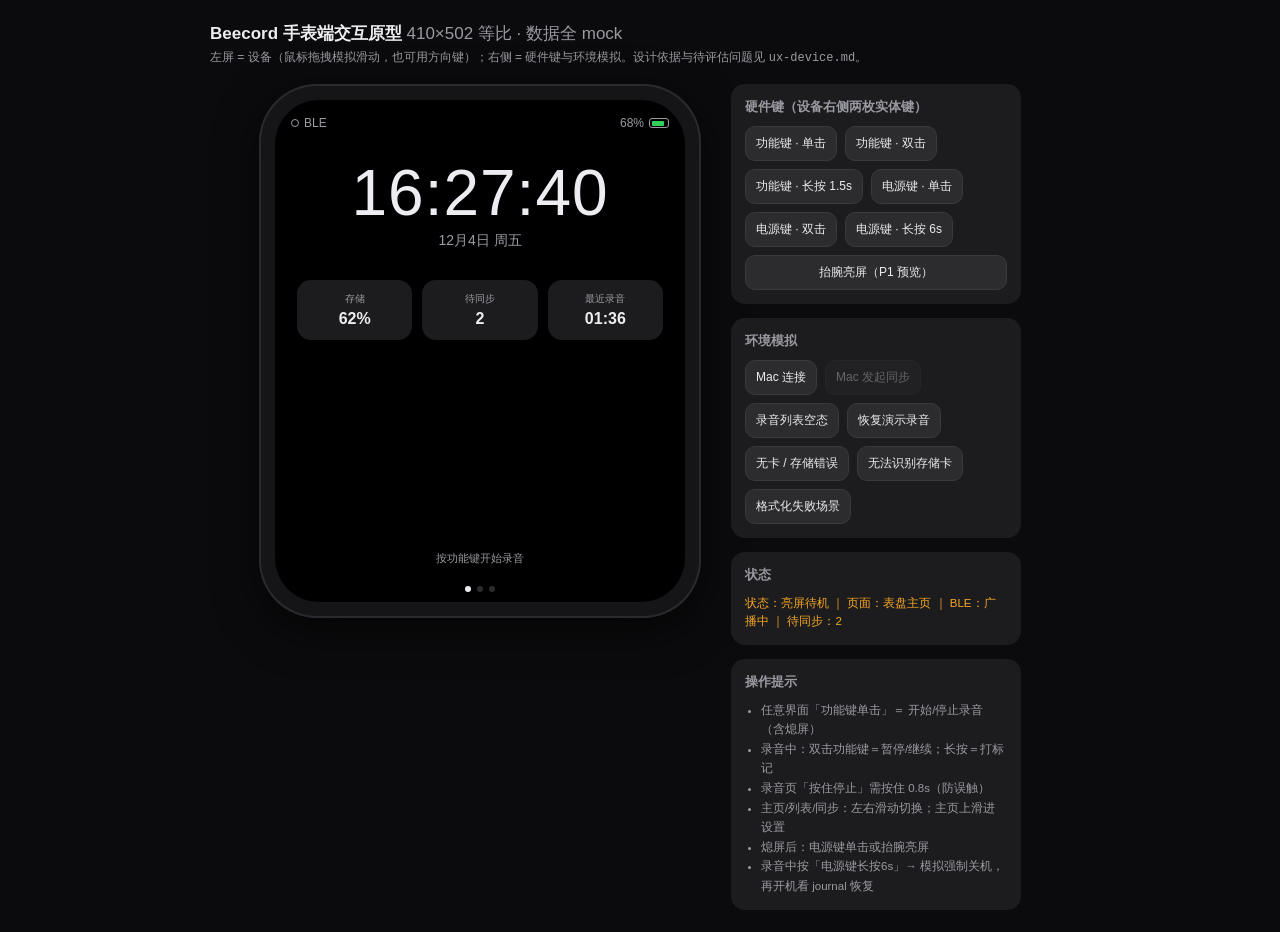
<file: docs/prototype/watch.html>
<!DOCTYPE html>
<html lang="zh-CN">
<head>
<meta charset="UTF-8">
<title>Beecord 手表端交互原型</title>
<style>
  :root{ --bg:#0b0b0d; --card:#1c1c1e; --card2:#2c2c2e; --text:#ececf1; --text2:#9a9aa2;
    --red:#e5484d; --green:#30d158; --blue:#0a84ff; --amber:#f5a623; }
  *{box-sizing:border-box;margin:0;padding:0;user-select:none;-webkit-user-select:none}
  body{ background:var(--bg); color:var(--text); min-height:100vh; padding:22px;
    font-family:-apple-system,BlinkMacSystemFont,"PingFang SC","Helvetica Neue",sans-serif; }
  header.top{ max-width:860px;margin:0 auto 18px; }
  header.top h1{font-size:17px;font-weight:600}
  header.top p{font-size:12px;color:var(--text2);margin-top:4px}
  .stage{ display:flex; gap:30px; justify-content:center; align-items:flex-start; flex-wrap:wrap; }

  /* ============ 手表 ============ */
  .watch{ background:#151517;border-radius:58px;padding:16px;box-shadow:0 12px 44px rgba(0,0,0,.6),inset 0 0 0 2px #2a2a2e; }
  .screen{ width:410px;height:502px;border-radius:44px;overflow:hidden;background:#000;position:relative;cursor:default; }
  #inner{ position:absolute;inset:0; }
  .page{ position:absolute;inset:0;display:none;flex-direction:column;padding:16px 16px 30px; }
  .page.on{ display:flex; }
  .pg-title{ font-size:15px;font-weight:600;color:var(--text2);text-align:center;padding:2px 0 10px; }

  .statusbar{ display:flex;justify-content:space-between;align-items:center;font-size:12px;color:var(--text2); }
  .ble{ display:flex;align-items:center;gap:5px; }
  .ble i{ width:8px;height:8px;border-radius:50%;border:1.5px solid var(--text2);display:inline-block; }
  .ble.on i{ background:var(--blue);border-color:var(--blue); }
  .batt{ display:flex;align-items:center;gap:5px; }
  .batt .shell{ width:20px;height:10px;border:1.5px solid var(--text2);border-radius:3px;position:relative; }
  .batt .shell i{ position:absolute;inset:1.5px;background:var(--green);border-radius:1px; }

  /* 表盘主页 */
  .h-time{ font-size:64px;font-weight:200;text-align:center;margin-top:26px;letter-spacing:1px;font-variant-numeric:tabular-nums; }
  .h-date{ text-align:center;color:var(--text2);font-size:14px;margin-top:2px; }
  .h-comps{ display:flex;gap:10px;margin:30px 6px 0; }
  .comp{ flex:1;background:var(--card);border-radius:14px;padding:12px 8px;text-align:center; }
  .comp .c-lbl{ display:block;font-size:10px;color:var(--text2);margin-bottom:4px; }
  .comp b{ font-size:16px;font-weight:600; }
  .h-fn-hint{ margin-top:auto;text-align:center;font-size:11px;color:var(--text2);padding-bottom:6px; }
  .h-recb{ display:none;margin:14px 8px 0;background:#3a1518;border:1px solid var(--red);border-radius:12px;
    padding:9px 12px;font-size:12px;color:#ffb3b6;cursor:pointer;align-items:center;gap:8px; }
  .h-recb i{ width:8px;height:8px;border-radius:50%;background:var(--red);animation:pulse 1.2s infinite; }

  /* 录音页 */
  .rec-wrap{ flex:1;display:flex;flex-direction:column;align-items:center;justify-content:center;gap:14px; }
  .rec-dot{ display:flex;align-items:center;gap:8px;color:var(--red);font-size:14px;font-weight:600;letter-spacing:2px; }
  .rec-dot i{ width:10px;height:10px;border-radius:50%;background:var(--red);animation:pulse 1.2s infinite; }
  .rec-dot.paused i{ animation:none;opacity:.4; }
  .rec-dot.paused{ color:var(--text2); }
  @keyframes pulse{ 0%,100%{opacity:1} 50%{opacity:.25} }
  #rec-time{ font-size:56px;font-weight:200;font-variant-numeric:tabular-nums; }
  #rec-bars{ display:flex;gap:3px;align-items:flex-end;height:56px; }
  #rec-bars i{ width:6px;background:var(--red);border-radius:3px;height:8%;transition:height .16s;opacity:.85; }
  #rec-marks{ display:flex;gap:6px;font-size:10px;color:var(--amber);min-height:14px;flex-wrap:wrap;justify-content:center; }
  .rec-ops{ display:flex;gap:12px;align-items:center;margin-top:6px; }
  .rop{ background:var(--card);border-radius:14px;padding:12px 18px;font-size:14px;cursor:pointer;text-align:center; }
  .rop:active{ background:var(--card2); }
  .rop small{ display:block;font-size:10px;color:var(--text2);margin-top:2px; }
  #stop-hold{ position:relative;overflow:hidden;background:#3a1518;border:1px solid var(--red);color:#ffb3b6;min-width:104px; }
  #stop-fill{ position:absolute;left:0;top:0;bottom:0;width:0;background:rgba(229,72,77,.45); }
  #stop-hold b{ position:relative;font-weight:500; }
  .rec-hint{ font-size:10px;color:var(--text2);margin-top:8px; }

  /* 列表 */
  #list-rows{ flex:1;overflow-y:auto;display:flex;flex-direction:column;gap:8px; }
  #list-rows::-webkit-scrollbar{ display:none; }
  .row{ background:var(--card);border-radius:12px;padding:10px 12px;display:flex;align-items:center;gap:10px;cursor:pointer; }
  .row:active{ background:var(--card2); }
  .row .r-main{ flex:1;min-width:0; }
  .row .r-main b{ display:block;font-size:13px;font-weight:500;white-space:nowrap;overflow:hidden;text-overflow:ellipsis; }
  .row .r-main span{ font-size:11px;color:var(--text2); }
  .row .r-meta{ font-size:11px;color:var(--text2);text-align:right;white-space:nowrap; }
  .row .r-sync{ width:18px;text-align:center;color:var(--green);font-size:13px; }
  .empty{ flex:1;display:flex;flex-direction:column;align-items:center;justify-content:center;color:var(--text2);font-size:13px;gap:8px; }

  /* 播放页 */
  .p-back{ color:var(--blue);font-size:13px;cursor:pointer;margin-bottom:8px; }
  .p-name{ font-size:15px;font-weight:600; }
  .p-date{ font-size:12px;color:var(--text2);margin-top:2px; }
  .p-times{ display:flex;justify-content:space-between;font-size:11px;color:var(--text2);margin:26px 4px 6px;font-variant-numeric:tabular-nums; }
  #p-cur{ color:var(--text); }
  .p-bar{ height:26px;display:flex;align-items:center;cursor:pointer; }
  .p-bar .trk{ flex:1;height:4px;background:var(--card2);border-radius:2px;overflow:hidden; }
  .p-bar .trk i{ display:block;height:100%;background:var(--amber);width:0; }
  .p-ctl{ display:flex;justify-content:center;align-items:center;gap:22px;margin-top:14px; }
  .p-ctl .skip{ font-size:12px;color:var(--text);background:var(--card);border-radius:10px;padding:8px 10px;cursor:pointer; }
  .p-ctl .play{ width:60px;height:60px;border-radius:50%;background:var(--amber);color:#101014;font-size:20px;
    display:flex;align-items:center;justify-content:center;cursor:pointer; }
  .p-sub{ display:flex;justify-content:center;gap:14px;margin-top:16px; }
  .p-sub .rop{ font-size:12px;padding:8px 14px; }
  .p-sub .danger{ color:#ffb3b6;background:#3a1518; }

  /* 同步页 */
  .card{ background:var(--card);border-radius:14px;padding:14px;margin-bottom:10px; }
  .card .t{ font-size:13px;font-weight:600;margin-bottom:8px; }
  .kv{ display:flex;justify-content:space-between;font-size:12px;color:var(--text2);padding:3px 0; }
  .kv b{ color:var(--text);font-weight:500; }
  .syn-bar{ height:6px;background:var(--card2);border-radius:3px;overflow:hidden;margin-top:8px; }
  .syn-bar i{ display:block;height:100%;background:var(--blue);width:0;transition:width .3s; }

  /* 设置 */
  .set-row{ background:var(--card);border-radius:12px;padding:12px 14px;display:flex;justify-content:space-between;
    align-items:center;font-size:13px;margin-bottom:8px;cursor:pointer; }
  .set-row:active{ background:var(--card2); }
  .set-row .v{ color:var(--text2);font-size:12px; }
  .set-row.static{ cursor:default; }
  .set-hint{ text-align:center;font-size:10px;color:var(--text2);margin-top:auto; }

  /* 页面指示点 */
  .dots{ position:absolute;bottom:10px;left:0;right:0;display:flex;justify-content:center;gap:6px;z-index:5;pointer-events:none; }
  .dots i{ width:6px;height:6px;border-radius:50%;background:var(--card2); }
  .dots i.cur{ background:var(--text); }

  /* 浮层 */
  #toast{ position:absolute;top:14px;left:50%;transform:translateX(-50%) translateY(-8px);background:rgba(44,44,46,.96);
    border-radius:20px;padding:8px 16px;font-size:12px;opacity:0;transition:all .25s;z-index:90;pointer-events:none;white-space:nowrap; }
  #toast.on{ opacity:1;transform:translateX(-50%) translateY(0); }
  .ovl{ position:absolute;inset:0;background:rgba(0,0,0,.66);display:none;align-items:center;justify-content:center;z-index:70; }
  .ovl.on{ display:flex; }
  .ovl .box{ background:var(--card);border-radius:16px;padding:18px;width:240px;text-align:center; }
  .ovl .box p{ font-size:13px;margin-bottom:14px;line-height:1.5; }
  .ovl .box h3{ font-size:13px;margin-bottom:8px; }
  .ovl .box p.detail{ font-size:12px;color:var(--text2); }
  .ovl .box .btns{ display:flex;gap:10px;justify-content:center; }
  .ovl .box button{ flex:1;border:none;border-radius:10px;padding:9px 0;font-size:13px;cursor:pointer;background:var(--card2);color:var(--text); }
  .ovl .box button.warn{ background:var(--red);color:#fff; }
  #layer-off,#layer-power{ position:absolute;inset:0;background:#000;display:none; }
  #layer-off{ z-index:60; } #layer-power{ z-index:80; }

  /* ============ 右侧面板 ============ */
  .panel{ width:290px;display:flex;flex-direction:column;gap:14px; }
  .p-card{ background:var(--card);border-radius:14px;padding:14px; }
  .p-card h3{ font-size:13px;color:var(--text2);font-weight:600;margin-bottom:10px; }
  .pbtns{ display:flex;flex-wrap:wrap;gap:8px; }
  .pbtn{ border:1px solid #3a3a3e;background:var(--card2);color:var(--text);border-radius:10px;
    padding:8px 10px;font-size:12px;cursor:pointer; }
  .pbtn:hover{ background:#3a3a3e; }
  .pbtn:disabled{ opacity:.35;cursor:default; }
  .pbtn.wide{ flex:1 1 100%; }
  .p-card ul{ font-size:11.5px;color:var(--text2);line-height:1.7;padding-left:16px; }
  #st-line{ font-size:11.5px;color:var(--amber);line-height:1.6;word-break:break-all; }
</style>
</head>
<body>
<header class="top">
  <h1>Beecord 手表端交互原型 <span style="font-weight:400;color:var(--text2)">410×502 等比 · 数据全 mock</span></h1>
  <p>左屏 = 设备（鼠标拖拽模拟滑动，也可用方向键）；右侧 = 硬件键与环境模拟。设计依据与待评估问题见 <code>ux-device.md</code>。</p>
</header>

<div class="stage">
  <!-- ================= 手表 ================= -->
  <div class="watch">
    <div class="screen" id="screen">
      <div id="inner">

        <!-- 表盘主页 -->
        <section class="page on" id="pg-home">
          <div class="statusbar">
            <span class="ble" id="h-ble"><i></i>BLE</span>
            <span class="batt"><span id="h-batt">68%</span><span class="shell"><i id="h-batt-i" style="width:68%"></i></span></span>
          </div>
          <div class="h-time" id="h-time">14:05:42</div>
          <div class="h-date" id="h-date">10月14日 周二</div>
          <div class="h-recb" id="h-recb"><i></i><span id="h-recb-t">录音中 00:00</span><span style="margin-left:auto;color:var(--text2)">查看 ›</span></div>
          <div class="h-comps">
            <div class="comp"><span class="c-lbl">存储</span><b id="c-store">62%</b></div>
            <div class="comp"><span class="c-lbl">待同步</span><b id="c-pend">2</b></div>
            <div class="comp" id="c-last" style="cursor:pointer"><span class="c-lbl">最近录音</span><b id="c-last-v">—</b></div>
          </div>
          <div class="h-fn-hint">按功能键开始录音</div>
        </section>

        <!-- 录音页 -->
        <section class="page" id="pg-rec">
          <div class="rec-wrap">
            <div class="rec-dot" id="rec-dot"><i></i>REC</div>
            <div id="rec-time">00:00</div>
            <div id="rec-bars"></div>
            <div id="rec-marks"></div>
            <div class="rec-ops">
              <div class="rop" id="btn-pause">暂停<small>或双击功能键</small></div>
              <div class="rop" id="btn-mark">标记<small>或长按功能键</small></div>
              <div class="rop" id="stop-hold"><i id="stop-fill"></i><b>按住停止</b></div>
            </div>
            <div class="rec-hint">10s 无操作自动熄屏，录音继续 · 停止 = 功能键单击 / 按住上方按钮</div>
          </div>
        </section>

        <!-- 录音列表 -->
        <section class="page" id="pg-list">
          <div class="pg-title">录音列表（<span id="list-n">0</span>）</div>
          <div id="list-rows"></div>
        </section>

        <!-- 播放页 -->
        <section class="page" id="pg-play">
          <div class="p-back" id="p-back">‹ 返回列表</div>
          <div class="p-name"><span id="p-name">—</span> <span style="font-size:10px;color:var(--amber);border:1px solid var(--amber);border-radius:6px;padding:1px 6px;vertical-align:2px">P1</span></div>
          <div class="p-date" id="p-date">—</div>
          <div class="p-times"><span id="p-cur">00:00</span><span id="p-total">00:00</span></div>
          <div class="p-bar" id="p-bar"><div class="trk"><i id="p-fill"></i></div></div>
          <div class="p-ctl">
            <div class="skip" id="p-m15">−15s</div>
            <div class="play" id="p-play">▶</div>
            <div class="skip" id="p-p15">+15s</div>
          </div>
          <div class="p-sub">
            <div class="rop" id="p-speed">1×</div>
            <div class="rop danger" id="p-del">删除</div>
          </div>
        </section>

        <!-- 同步页 -->
        <section class="page" id="pg-sync">
          <div class="pg-title">同步</div>
          <div class="card">
            <div class="t">BLE 状态</div>
            <div class="kv"><span>状态</span><b id="syn-state">广播中…</b></div>
            <div class="kv"><span>对端</span><b id="syn-peer">—</b></div>
            <div class="kv"><span>上次对时</span><b id="syn-time">2026-10-13 21:14</b></div>
          </div>
          <div class="card">
            <div class="t">文件同步</div>
            <div class="kv"><span>待同步</span><b id="syn-pend">0 条</b></div>
            <div class="kv"><span>方式</span><b>Mac 端发起 · 自动对时</b></div>
            <div class="syn-bar" id="syn-barw" style="display:none"><i id="syn-bar"></i></div>
            <div class="kv" id="syn-prog" style="display:none"><span>同步中</span><b id="syn-prog-t"></b></div>
          </div>
          <div class="card">
            <div class="t">说明</div>
            <div class="kv"><span>手表侧仅展示状态；用右侧「环境模拟」面板模拟 Mac 连接与拉取。</span></div>
          </div>
        </section>

        <!-- 设置 -->
        <section class="page" id="pg-settings">
          <div class="pg-title">设置</div>
          <div id="set-rows"></div>
          <div class="set-hint">下滑返回主页</div>
        </section>

        <div class="dots" id="dots"><i class="cur"></i><i></i><i></i></div>
      </div>

      <div id="toast"></div>

      <div class="ovl" id="confirm">
        <div class="box"><h3 id="cf-title">确认操作</h3><p id="cf-msg" class="detail"></p>
          <div class="btns"><button id="cf-no">取消</button><button class="warn" id="cf-ok">删除</button></div>
        </div>
      </div>
      <div class="ovl" id="alert">
        <div class="box"><p id="al-msg"></p></div>
      </div>

      <div id="layer-off"></div>
      <div id="layer-power"></div>
    </div>
  </div>

  <!-- ================= 硬件键 / 环境模拟 ================= -->
  <div class="panel">
    <div class="p-card">
      <h3>硬件键（设备右侧两枚实体键）</h3>
      <div class="pbtns">
        <button class="pbtn" id="b-fn-click">功能键 · 单击</button>
        <button class="pbtn" id="b-fn-dbl">功能键 · 双击</button>
        <button class="pbtn" id="b-fn-long">功能键 · 长按 1.5s</button>
        <button class="pbtn" id="b-pwr-click">电源键 · 单击</button>
        <button class="pbtn" id="b-pwr-dbl">电源键 · 双击</button>
        <button class="pbtn" id="b-pwr-long">电源键 · 长按 6s</button>
        <button class="pbtn wide" id="b-raise">抬腕亮屏（P1 预览）</button>
      </div>
    </div>
    <div class="p-card">
      <h3>环境模拟</h3>
      <div class="pbtns">
        <button class="pbtn" id="b-mac">Mac 连接</button>
        <button class="pbtn" id="b-sync" disabled>Mac 发起同步</button>
        <button class="pbtn" id="b-files-empty">录音列表空态</button>
        <button class="pbtn" id="b-files-demo">恢复演示录音</button>
        <button class="pbtn" id="b-storage-error">无卡 / 存储错误</button>
        <button class="pbtn" id="b-format">无法识别存储卡</button>
        <button class="pbtn" id="b-format-fail">格式化失败场景</button>
      </div>
    </div>
    <div class="p-card">
      <h3>状态</h3>
      <div id="st-line">—</div>
    </div>
    <div class="p-card">
      <h3>操作提示</h3>
      <ul>
        <li>任意界面「功能键单击」＝ 开始/停止录音（含熄屏）</li>
        <li>录音中：双击功能键＝暂停/继续；长按＝打标记</li>
        <li>录音页「按住停止」需按住 0.8s（防误触）</li>
        <li>主页/列表/同步：左右滑动切换；主页上滑进设置</li>
        <li>熄屏后：电源键单击或抬腕亮屏</li>
        <li>录音中按「电源键长按6s」→ 模拟强制关机，再开机看 journal 恢复</li>
      </ul>
    </div>
  </div>
</div>

<script>
"use strict";
const $=id=>document.getElementById(id);
const p2=n=>String(n).padStart(2,"0");
function fmtH(s){ s=Math.max(0,Math.floor(s)); const h=Math.floor(s/3600),m=Math.floor(s%3600/60),x=s%60;
  return (h?p2(h)+":":"")+p2(m)+":"+p2(x); }
function sizeOf(dur){ return (dur*5.5/1024).toFixed(1)+" MB"; }
function nameOf(){
  let max=0;
  S.files.forEach(f=>{ const m=f.name.match(/^REC_(\d+)/); if(m) max=Math.max(max,+m[1]); });
  return "REC_"+String(max+1).padStart(4,"0")+".OGG";
}
const WEEK=["周日","周一","周二","周三","周四","周五","周六"];

const S={
  power:true, screenOff:false, page:"home", recovery:false,
  rec:null, playing:null,
  files:[
    {name:"REC_0004.OGG", date:"10-14 13:47", dur:96,   synced:false},
    {name:"REC_0003.OGG", date:"10-14 11:05", dur:305,  synced:false},
    {name:"REC_0002.WAV", date:"10-14 09:30", dur:1842, synced:true},
    {name:"REC_0001.OGG", date:"10-13 19:02", dur:754,  synced:true},
  ],
  ble:{connected:false, syncing:false, lastSync:"本次启动未对时", file:"", progress:0, waitEnd:false},
  set:{timeout:10, quality:"标准 44kbps", beep:true},
  batt:68, store:62, storage:"mounted", formatting:false,
};
const DEMO_FILES=S.files.map(f=>({...f}));
const MAINS=["home","list","sync"];
const PNAMES={home:"表盘主页",rec:"录音页",list:"录音列表",play:"播放页",sync:"同步页",settings:"设置"};
let lastAct=Date.now();

/* ---------- 声音（无震动马达的反馈） ---------- */
let ac=null;
function beep(kind){
  if(!S.set.beep) return;
  try{
    ac=ac||new (window.AudioContext||window.webkitAudioContext)();
    const seq = kind==="long"?[[740,.34]] : kind===2?[[880,.09],[880,.09]]
      : kind===3?[[620,.08],[620,.08],[620,.08]] : kind==="up"?[[660,.09],[990,.12]] : [[880,.09]];
    let t=ac.currentTime;
    seq.forEach(([f,d])=>{
      const o=ac.createOscillator(),g=ac.createGain();
      o.type="sine"; o.frequency.value=f;
      g.gain.setValueAtTime(.001,t); g.gain.exponentialRampToValueAtTime(.1,t+.012);
      g.gain.exponentialRampToValueAtTime(.001,t+d);
      o.connect(g); g.connect(ac.destination); o.start(t); o.stop(t+d+.03);
      t+=d+.1;
    });
  }catch(e){}
}
let toastT=null;
function toast(msg){ const el=$("toast"); el.textContent=msg; el.classList.add("on");
  clearTimeout(toastT); toastT=setTimeout(()=>el.classList.remove("on"),1600); }

/* ---------- 导航 ---------- */
function showPage(p){
  S.page=p; lastAct=Date.now();
  document.querySelectorAll(".page").forEach(el=>el.classList.remove("on"));
  $("pg-"+p).classList.add("on");
  const mi=MAINS.indexOf(p);
  $("dots").style.display=mi>=0?"flex":"none";
  if(mi>=0) document.querySelectorAll("#dots i").forEach((d,i)=>d.classList.toggle("cur",i===mi));
  if(p==="home") renderHome();
  if(p==="list") renderList();
  if(p==="sync") renderSync();
  if(p==="settings") renderSettings();
  if(p==="rec") renderRec();
  updStatus();
}
function swipe(dir){
  if(!S.power||S.screenOff) return;
  const p=S.page;
  if(p==="home"){ if(dir==="left") showPage("list"); else if(dir==="up") showPage("settings"); }
  else if(p==="list"){ if(dir==="right") showPage("home"); else if(dir==="left") showPage("sync"); }
  else if(p==="sync"){ if(dir==="right") showPage("list"); }
  else if(p==="settings"){ if(dir==="down") showPage("home"); }
  else if(p==="play"){ if(dir==="right") showPage("list"); }
}
function setOff(v){
  if(!S.power) return;
  S.screenOff=v; $("layer-off").style.display=v?"block":"none";
  if(!v) lastAct=Date.now();
  updStatus();
}
function wake(){ setOff(false); if(S.rec&&S.page!=="rec") showPage("rec"); }

/* 手势（鼠标拖拽模拟滑动） */
let g=null, suppress=false;
const scr=$("screen");
scr.addEventListener("mousedown",e=>{
  if(!S.power||S.screenOff) return;
  lastAct=Date.now(); g={x:e.clientX,y:e.clientY};
});
window.addEventListener("mouseup",e=>{
  if(!g) return;
  const dx=e.clientX-g.x, dy=e.clientY-g.y; g=null;
  if(Math.abs(dx)>40||Math.abs(dy)>40){
    suppress=true; setTimeout(()=>suppress=false,60);
    if(Math.abs(dx)>Math.abs(dy)) swipe(dx<0?"left":"right"); else swipe(dy<0?"up":"down");
  }
});
document.addEventListener("click",e=>{ if(suppress){ e.stopPropagation(); e.preventDefault(); } },true);
document.addEventListener("keydown",e=>{
  const m={ArrowLeft:"left",ArrowRight:"right",ArrowUp:"up",ArrowDown:"down"}[e.key];
  if(m){ e.preventDefault(); swipe(m); }
});

/* ---------- 录音 ---------- */
function startRec(){
  if(S.rec) return;
  if(S.storage!=="mounted"||S.formatting){ beep(3); toast("无可用存储卡"); return; }
  beep(1); toast("♪ 滴 — 开始录音");
  S.rec={t:0,paused:false,marks:[],started:new Date()};
  setOff(false); showPage("rec");
}
function finalizeRec(){
  const r=S.rec; if(!r) return;
  const d=r.started;
  S.files.unshift({name:nameOf(), date:"文件名不含起录时间",
    dur:Math.max(1,Math.floor(r.t)), synced:false});
  S.rec=null;
}
function stopRec(){
  if(!S.rec) return;
  finalizeRec();
  beep(2); toast("♪ 滴滴 — 已保存");
  setOff(false); showPage("home");
}
function togglePause(){
  if(!S.rec) return;
  S.rec.paused=!S.rec.paused;
  beep(S.rec.paused?"long":1);
  if(!S.screenOff) toast(S.rec.paused?"♪ 滴— 已暂停":"♪ 滴 — 继续录音");
  renderRec(); updStatus();
}
function addMark(){
  if(!S.rec) return;
  S.rec.marks.push(S.rec.t);
  beep(1); if(!S.screenOff) toast("标记 "+fmtH(S.rec.t));
  renderRec();
}
function renderRec(){
  const r=S.rec; if(!r) return;
  $("rec-time").textContent=fmtH(r.t);
  $("rec-dot").classList.toggle("paused",r.paused);
  $("rec-dot").lastChild.textContent=r.paused?"PAUSED":"REC";
  $("btn-pause").firstChild.textContent=r.paused?"继续":"暂停";
  $("rec-marks").innerHTML=r.marks.map(m=>"◆ "+fmtH(m)).join("");
  if(r.paused){ const bs=barsEl.children; for(let i=0;i<bs.length;i++) bs[i].style.height="6%"; }
}
const barsEl=$("rec-bars");
for(let i=0;i<24;i++) barsEl.appendChild(document.createElement("i"));
function updateBars(){
  const bars=barsEl.children, r=S.rec;
  for(let i=0;i<bars.length;i++)
    bars[i].style.height=(r&&!r.paused?12+Math.random()*88:6)+"%";
}
$("h-recb").onclick=()=>showPage("rec");
$("btn-pause").onclick=()=>togglePause();
$("btn-mark").onclick=()=>addMark();
let holdT=null,holdStart=0;
const sh=$("stop-hold");
sh.addEventListener("mousedown",e=>{
  e.preventDefault(); holdStart=Date.now();
  holdT=setInterval(()=>{
    const p=Math.min(1,(Date.now()-holdStart)/800);
    $("stop-fill").style.width=(p*100)+"%";
    if(p>=1){ clearInterval(holdT); $("stop-fill").style.width="0%"; stopRec(); }
  },30);
});
["mouseup","mouseleave"].forEach(ev=>sh.addEventListener(ev,()=>{
  clearInterval(holdT); $("stop-fill").style.width="0%";
}));

/* ---------- 主页 ---------- */
function renderHome(){
  $("h-ble").classList.toggle("on",S.ble.connected);
  $("h-batt").textContent=S.batt+"%";
  $("h-batt-i").style.width=S.batt+"%";
  $("c-store").textContent=S.storage==="mounted"?S.store+"%":S.storage==="error"?"无卡":"--";
  $("c-store").style.color=S.storage==="mounted"?"":"var(--red)";
  $("c-pend").textContent=pending().length;
  $("c-last-v").textContent=S.files.length?fmtH(S.files[0].dur):"—";
  const d=new Date();
  $("h-date").textContent=(d.getMonth()+1)+"月"+d.getDate()+"日 "+WEEK[d.getDay()];
}
$("c-last").onclick=()=>showPage("list");

/* ---------- 列表 ---------- */
function renderList(){
  $("list-n").textContent=S.files.length;
  const box=$("list-rows");
  if(S.storage!=="mounted"){ box.innerHTML='<div class="empty">'+(S.storage==="error"?"无存储卡":"无法识别存储卡")+'<br>存储不可用</div>'; return; }
  if(!S.files.length){ box.innerHTML='<div class="empty">暂无录音<br>按功能键录一条</div>'; return; }
  box.innerHTML=S.files.map((f,i)=>
    '<div class="row" data-i="'+i+'"><div class="r-main"><b>'+f.name+'</b><span>'+fmtH(f.dur)+' · '+sizeOf(f.dur)+'</span></div>'+
    '<div class="r-sync">'+(f.synced?"✓":"")+'</div></div>').join("");
}
$("list-rows").addEventListener("click",e=>{
  const r=e.target.closest(".row"); if(!r) return;
  openPlay(+r.dataset.i);
});
function setReviewFiles(files){
  if(!S.power){ toast("设备已关机"); return; }
  if(S.rec){ toast("请先停止录音"); return; }
  if(syncTimer){ clearInterval(syncTimer); syncTimer=null; }
  S.ble.syncing=false; S.playing=null; S.storage="mounted";
  S.files=files.map(f=>({...f}));
  setOff(false); showPage("list"); renderHome(); renderSync();
}
$("b-files-empty").onclick=()=>setReviewFiles([]);
$("b-files-demo").onclick=()=>setReviewFiles(DEMO_FILES);

/* ---------- 播放 ---------- */
function openPlay(i){
  S.playing={idx:i,t:0,play:false,speed:1};
  showPage("play"); renderPlay();
}
function renderPlay(){
  const p=S.playing; if(!p) return;
  const f=S.files[p.idx]; if(!f) return;
  $("p-name").textContent=f.name;
  $("p-date").textContent=f.date+" · "+sizeOf(f.dur)+(f.synced?" · 已同步 Mac":" · 未同步");
  $("p-total").textContent=fmtH(f.dur);
  $("p-speed").textContent=p.speed+"×";
  renderPlayProg();
}
function renderPlayProg(){
  const p=S.playing; if(!p) return;
  const f=S.files[p.idx]; if(!f) return;
  $("p-cur").textContent=fmtH(p.t);
  $("p-fill").style.width=Math.min(100,p.t/f.dur*100)+"%";
  $("p-play").textContent=p.play?"❚❚":"▶";
}
$("p-back").onclick=()=>{ showPage("list"); };
$("p-play").onclick=()=>{
  const p=S.playing; if(!p) return;
  const f=S.files[p.idx];
  if(!p.play&&p.t>=f.dur) p.t=0;
  p.play=!p.play; renderPlayProg();
};
$("p-m15").onclick=()=>{ const p=S.playing; if(p){ p.t=Math.max(0,p.t-15); renderPlayProg(); } };
$("p-p15").onclick=()=>{ const p=S.playing; if(p){ p.t=Math.min(S.files[p.idx].dur,p.t+15); renderPlayProg(); } };
$("p-speed").onclick=()=>{
  const p=S.playing; if(!p) return;
  p.speed=p.speed===1?1.5:p.speed===1.5?2:1;
  renderPlay();
};
$("p-bar").onclick=e=>{
  const p=S.playing; if(!p) return;
  const r=e.currentTarget.getBoundingClientRect();
  p.t=Math.max(0,Math.min(1,(e.clientX-r.left)/r.width))*S.files[p.idx].dur;
  renderPlayProg();
};
$("p-del").onclick=()=>{
  const p=S.playing; if(!p) return;
  const f=S.files[p.idx];
  askConfirm(f.synced?"删除该录音？Mac 上的副本保留。":"该录音尚未同步到 Mac，删除后无法恢复。",()=>{
    S.files.splice(p.idx,1); S.playing=null;
    beep(2); toast("已删除"); showPage("list");
  });
};
function showConfirm(title,msg,label,cb){
  $("cf-title").textContent=title; $("cf-msg").textContent=msg; $("cf-ok").textContent=label;
  $("confirm").classList.add("on");
  $("cf-ok").onclick=()=>{ $("confirm").classList.remove("on"); cb(); };
  $("cf-no").onclick=()=>$("confirm").classList.remove("on");
}
function askConfirm(msg,cb){ showConfirm("删除录音",msg,"删除",cb); }
function reviewFormat(willFail){
  if(S.rec||S.ble.syncing){ toast("请先停止录音或同步"); return; }
  S.storage="candidate"; setOff(false); showPage("home");
  showConfirm("无法识别存储卡","格式化为 FAT32？卡上全部数据将被清除","格式化",()=>{
    S.formatting=true; toast("格式化中…");
    setTimeout(()=>{
      S.formatting=false;
      if(willFail){ S.storage="candidate"; toast("格式化失败，请重试"); }
      else{ S.storage="mounted"; S.files=[]; S.ble.lastSync="本次启动未对时"; toast("格式化完成"); }
      renderHome(); renderList(); renderSync();
    },700);
  });
}
$("b-storage-error").onclick=()=>{ if(S.rec){ toast("请先停止录音"); return; } S.storage="error"; showPage("list"); renderHome(); };
$("b-format").onclick=()=>reviewFormat(false);
$("b-format-fail").onclick=()=>reviewFormat(true);

/* ---------- 同步 ---------- */
function pending(){ return S.files.filter(f=>!f.synced); }
function renderSync(){
  $("syn-state").textContent=S.ble.connected?"已连接 Studio":"广播中…";
  $("syn-state").style.color=S.ble.connected?"var(--blue)":"var(--text)";
  $("syn-peer").textContent=S.ble.connected?"已订阅通知":"—";
  $("syn-time").textContent=S.ble.lastSync;
  $("syn-pend").textContent=pending().length+" 条";
  const on=S.ble.syncing;
  $("syn-barw").style.display=on?"block":"none";
  $("syn-prog").style.display=on?"flex":"none";
  $("syn-prog").firstElementChild.textContent=S.ble.waitEnd?"等待完成确认":"当前文件";
  $("syn-prog-t").textContent=on?S.ble.file+" "+S.ble.progress+"%":"";
  $("syn-bar").style.width=S.ble.progress+"%";
  $("b-sync").disabled=!S.ble.connected||S.ble.syncing||!pending().length;
  $("b-mac").textContent=S.ble.connected?"Mac 断开":"Mac 连接";
}
let syncTimer=null;
$("b-mac").onclick=()=>{
  if(!S.power){ toast("设备已关机，BLE 不可用"); return; }
  S.ble.connected=!S.ble.connected;
  if(!S.ble.connected&&syncTimer){ clearInterval(syncTimer); syncTimer=null; S.ble.syncing=false; toast("连接断开，同步中止"); }
  else if(S.ble.connected){
    const d=new Date(); S.ble.lastSync=d.getFullYear()+"-"+p2(d.getMonth()+1)+"-"+p2(d.getDate())+" "+p2(d.getHours())+":"+p2(d.getMinutes());
    beep("up"); toast("已连接 Beecord Studio · 自动对时");
  }
  renderSync(); renderHome(); updStatus();
};
$("b-sync").onclick=()=>{
  if(!S.ble.connected||S.ble.syncing) return;
  const list=pending(); if(!list.length) return;
  S.ble.syncing=true; let i=0;
  S.ble.file=list[0].name; S.ble.progress=0; S.ble.waitEnd=false;
  renderSync();
  syncTimer=setInterval(()=>{
    if(i>=list.length){
      clearInterval(syncTimer); syncTimer=null; S.ble.syncing=false; S.ble.waitEnd=false;
      beep(2); toast("同步完成"); renderSync(); renderList(); renderHome(); return;
    }
    if(S.ble.waitEnd){
      list[i].synced=true; i++; S.ble.waitEnd=false; S.ble.progress=0;
      if(i<list.length) S.ble.file=list[i].name;
      renderList(); renderHome();
    }else if(S.ble.progress>=100){
      S.ble.waitEnd=true;
    }else{
      S.ble.progress=Math.min(100,S.ble.progress+20);
    }
    renderSync();
  },250);
};

/* ---------- 设置 ---------- */
const SETDEF=[
  {k:"timeout", t:"熄屏时间", fmt:v=>v===0?"永不":v+"s"},
  {k:"quality", t:"录音质量", fmt:v=>v+" · 下次录音生效"},
  {k:"beep",    t:"提示音",   fmt:v=>v?"开":"关"},
];
function cycle(k){
  const s=S.set;
  if(k==="timeout"){ const a=[10,30,60,0]; s.timeout=a[(a.indexOf(s.timeout)+1)%a.length]; lastAct=Date.now(); }
  else if(k==="quality"){ s.quality=s.quality==="标准 44kbps"?"省空间 24kbps":"标准 44kbps"; }
  else if(k==="beep"){ s.beep=!s.beep; if(s.beep) beep(1); }
  renderSettings();
}
function renderSettings(){
  let h=SETDEF.map(d=>'<div class="set-row" data-k="'+d.k+'"><span>'+d.t+'</span><span class="v">'+d.fmt(S.set[d.k])+' ›</span></div>').join("");
  h+='<div class="set-row static"><span>对时状态</span><span class="v">自动 · '+S.ble.lastSync+'</span></div>';
  h+='<div class="set-row static"><span>关于</span><span class="v">Beecord FW 0.1.0 · BCD-DEMO</span></div>';
  $("set-rows").innerHTML=h;
}
$("set-rows").addEventListener("click",e=>{
  const r=e.target.closest(".set-row[data-k]"); if(r) cycle(r.dataset.k);
});

/* ---------- 硬件键 ---------- */
$("b-fn-click").onclick=()=>{ if(!S.power) return; S.rec?stopRec():startRec(); };
$("b-fn-dbl").onclick=()=>{ if(!S.power) return;
  if(S.rec) togglePause(); else toast("（空闲态双击无操作）"); };
$("b-fn-long").onclick=()=>{ if(!S.power) return;
  if(S.rec) addMark(); else toast("（空闲态长按无操作）"); };
$("b-pwr-click").onclick=()=>{ S.power?(S.screenOff?wake():setOff(true)):powerOn(); };
$("b-pwr-dbl").onclick=()=>{ if(S.power&&!S.screenOff&&S.page!=="rec") showPage("home"); };
$("b-pwr-long").onclick=()=>{
  if(!S.power) return;
  toast("电源键按住中…");
  setTimeout(()=>{ if(S.power){ $("al-msg").textContent="即将强制关机（硬件行为，无法取消）"; $("alert").classList.add("on"); } },1300);
  setTimeout(()=>powerOff(),2700);
};
$("b-raise").onclick=()=>{
  if(!S.power) return;
  if(S.screenOff) wake();
};
function powerOff(){
  $("alert").classList.remove("on");
  if(S.rec){ finalizeRec(); S.recovery=true; }
  S.playing=null; S.ble.connected=false; S.ble.syncing=false;
  if(syncTimer){ clearInterval(syncTimer); syncTimer=null; }
  S.power=false; S.screenOff=false;
  $("layer-off").style.display="none";
  $("layer-power").style.display="block";
  renderSync(); updStatus();
}
function powerOn(){
  S.power=true;
  $("layer-power").style.display="none";
  showPage("home"); beep("up");
  toast(S.recovery?"已恢复未保存的录音（journal 修复）":"Beecord 已开机");
  S.recovery=false;
  renderSync(); renderList();
}

/* ---------- 状态行 ---------- */
function updStatus(){
  let s;
  if(!S.power) s="已关机";
  else if(S.rec) s="录音中"+(S.rec.paused?"·暂停":"")+" "+fmtH(S.rec.t)+(S.screenOff?"·熄屏":"");
  else s=S.screenOff?"熄屏待机":"亮屏待机";
  $("st-line").textContent="状态："+s+" ｜ 页面："+(S.power?PNAMES[S.page]:"—")+
    " ｜ BLE："+(S.ble.connected?"已连接":"广播中")+" ｜ 待同步："+pending().length;
  $("b-pwr-click").textContent=S.power?"电源键 · 单击":"电源键 · 单击（开机）";
}

/* ---------- 主循环 ---------- */
setInterval(()=>{
  const now=Date.now(), d=new Date();
  // 表盘时间：HH:MM:SS 同字号、同基线；tabular 数字位宽固定，未对时态原型不模拟
  const hms=p2(d.getHours())+":"+p2(d.getMinutes())+":"+p2(d.getSeconds());
  const timeEl=$("h-time");
  if(timeEl.textContent!==hms) timeEl.textContent=hms;
  if(S.power&&!S.screenOff&&now-lastAct>S.set.timeout*1000) setOff(true);
  if(S.rec&&!S.rec.paused){
    S.rec.t+=0.25;
    if(S.page==="rec"&&!S.screenOff){ $("rec-time").textContent=fmtH(S.rec.t); updateBars(); }
  }
  const rb=$("h-recb");
  if(S.rec&&S.page==="home"){ rb.style.display="flex"; $("h-recb-t").textContent="录音中 "+fmtH(S.rec.t); }
  else rb.style.display="none";
  if(S.playing&&S.playing.play){
    const p=S.playing, f=S.files[p.idx];
    if(f){ p.t+=0.25*p.speed; if(p.t>=f.dur){ p.t=f.dur; p.play=false; } if(S.page==="play") renderPlayProg(); }
    else S.playing=null;
  }
  updStatus();
},250);

/* ---------- 启动 ---------- */
renderHome(); renderList(); renderSync(); renderSettings(); updStatus();
if(new URLSearchParams(location.search).get("state")==="empty") setReviewFiles([]);
</script>
</body>
</html>
</file>
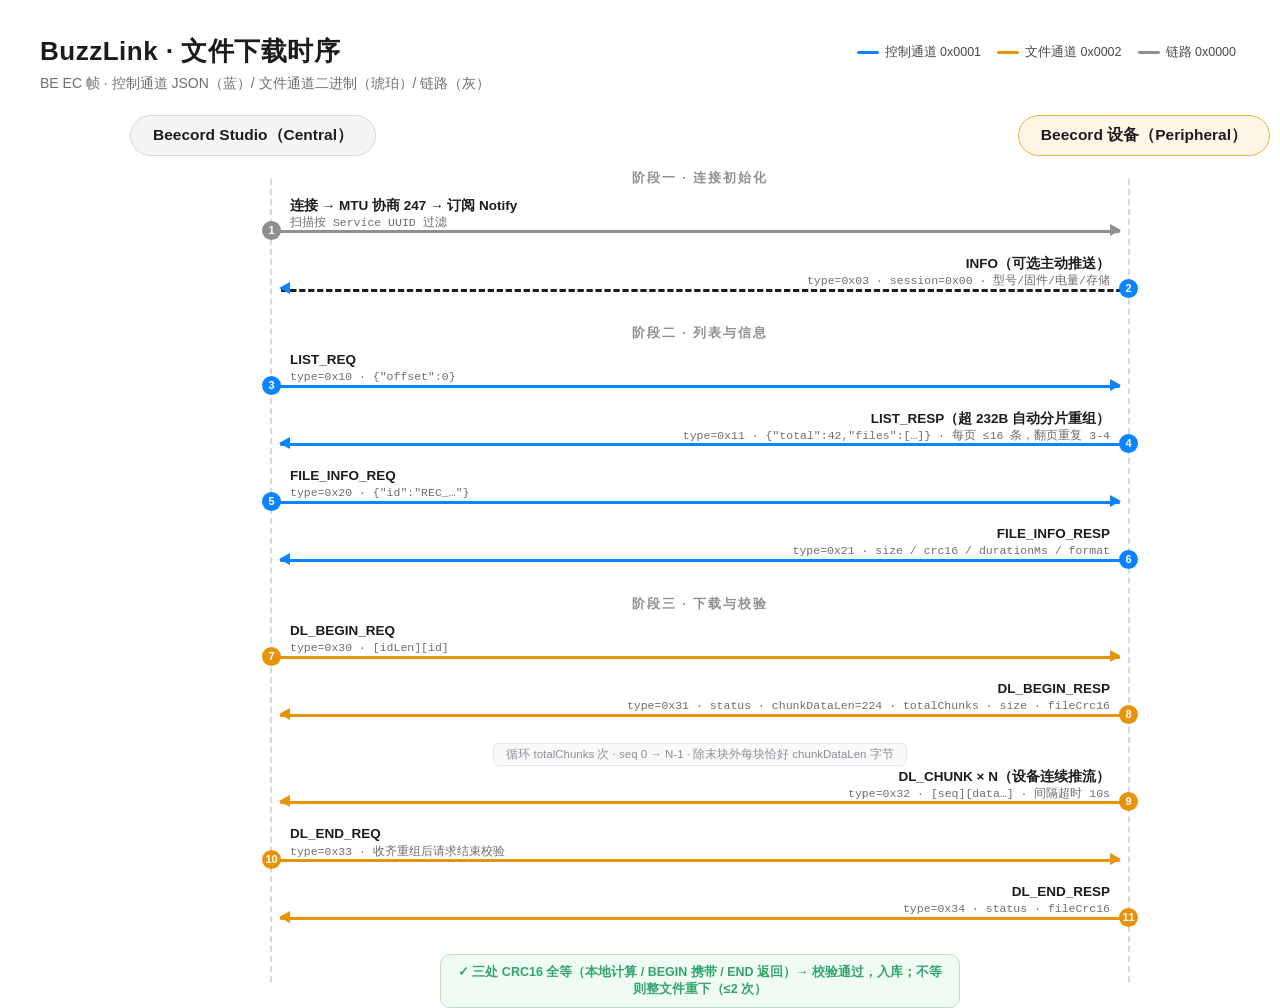
<file: docs/images/src/render-buzzlink-seq.html>
<!DOCTYPE html>
<html lang="zh">
<head>
<meta charset="utf-8">
<style>
  * { margin:0; padding:0; box-sizing:border-box; }
  html,body { width:1400px; height:980px; }
  body {
    font-family:"PingFang SC","Helvetica Neue",sans-serif;
    background:#FFFFFF; color:#1C1C1E; padding:34px 40px;
  }
  .title { font-size:26px; font-weight:700; letter-spacing:.5px; }
  .subtitle { font-size:14px; color:#6E6E73; margin-top:6px; }
  .legend { position:absolute; right:44px; top:44px; display:flex; gap:16px; font-size:12.5px; color:#48484A; }
  .legend span { display:flex; align-items:center; gap:6px; }
  .dot { width:22px; height:3px; border-radius:2px; display:inline-block; }

  .stage { position:relative; margin-top:22px; }
  .heads { display:flex; justify-content:space-between; padding:0 90px; }
  .head { font-size:15.5px; font-weight:600; padding:9px 22px; border-radius:999px; background:#F5F5F7; border:1.5px solid #D8D8DC; }
  .head.dev { background:#FFF6E8; border-color:#F0B23E; }

  .lines { position:absolute; top:64px; bottom:26px; left:0; right:0; }
  .lifeline { position:absolute; top:0; bottom:0; border-left:2px dashed #D8D8DC; }
  .ll-c { left:230px; } .ll-d { right:230px; }

  .rows { position:relative; margin-top:14px; }
  .phase { margin:14px 0 10px; text-align:center; font-size:12.5px; font-weight:600; color:#8E8E93; letter-spacing:2px; }

  .msg { position:relative; height:56px; margin:2px 0; }
  .arrow { position:absolute; top:34px; height:0; }
  .arrow .bar { position:absolute; top:-1.5px; height:3px; border-radius:2px; left:0; right:0; }
  .arrow .head-tri {
    position:absolute; top:-7px; width:0; height:0;
    border-top:6.5px solid transparent; border-bottom:6.5px solid transparent;
  }
  .msg.c2d .arrow { left:232px; right:240px; }
  .msg.d2c .arrow { left:240px; right:232px; }
  .msg.c2d .head-tri { right:-1px; border-left:11px solid; border-left-color:inherit; }
  .msg.d2c .head-tri { left:-1px; border-right:11px solid; border-right-color:inherit; }
  .msg.dash .bar { background:transparent !important; border-top:3px dashed; height:0; top:0; }

  .lbl { position:absolute; top:0; font-size:13.5px; font-weight:600; }
  .sub { position:absolute; top:18px; font-size:11.5px; font-weight:400; color:#6E6E73; font-family:"Menlo",monospace; }
  .msg.c2d .lbl,.msg.c2d .sub { left:250px; }
  .msg.d2c .lbl,.msg.d2c .sub { right:250px; text-align:right; }

  .num {
    position:absolute; top:24px; width:19px; height:19px; border-radius:50%;
    font-size:11px; font-weight:700; color:#fff; text-align:center; line-height:19px; z-index:2;
  }
  .msg.c2d .num { left:222px; } .msg.d2c .num { right:222px; }

  .ctrl  .bar { background:#0A84FF; }
  .filec .bar { background:#E8930C; }
  .link  .bar { background:#8E8E93; }
  .msg.c2d.ctrl  .head-tri { border-left-color:#0A84FF; }
  .msg.c2d.filec .head-tri { border-left-color:#E8930C; }
  .msg.c2d.link  .head-tri { border-left-color:#8E8E93; }
  .msg.d2c.ctrl  .head-tri { border-right-color:#0A84FF; }
  .msg.d2c.filec .head-tri { border-right-color:#E8930C; }
  .msg.d2c.link  .head-tri { border-right-color:#8E8E93; }
  .ctrl  .num { background:#0A84FF; } .filec .num { background:#E8930C; } .link .num { background:#8E8E93; }

  .looprow { position:relative; text-align:center; margin:6px 0 0; }
  .looprow span {
    display:inline-block; font-size:11.5px; color:#8E8E93;
    border:1px solid #E5E5EA; border-radius:6px; padding:3px 12px; background:#FAFAFC;
  }
  .note {
    position:relative; margin:14px auto 0; width:520px; text-align:center;
    font-size:12.5px; color:#30A46C; font-weight:600;
    background:#F0FBF4; border:1.5px solid #B7E4C7; border-radius:10px; padding:9px 12px;
  }
</style>
</head>
<body>
  <div class="title">BuzzLink · 文件下载时序</div>
  <div class="subtitle">BE EC 帧 · 控制通道 JSON（蓝）/ 文件通道二进制（琥珀）/ 链路（灰）</div>
  <div class="legend">
    <span><i class="dot" style="background:#0A84FF"></i>控制通道 0x0001</span>
    <span><i class="dot" style="background:#E8930C"></i>文件通道 0x0002</span>
    <span><i class="dot" style="background:#8E8E93"></i>链路 0x0000</span>
  </div>

  <div class="stage">
    <div class="lines"><div class="lifeline ll-c"></div><div class="lifeline ll-d"></div></div>
    <div class="heads">
      <div class="head">Beecord Studio（Central）</div>
      <div class="head dev">Beecord 设备（Peripheral）</div>
    </div>

    <div class="rows">
      <div class="phase">阶段一 · 连接初始化</div>
      <div class="msg c2d link">
        <div class="num">1</div>
        <div class="arrow"><div class="bar"></div><div class="head-tri"></div></div>
        <div class="lbl">连接 → MTU 协商 247 → 订阅 Notify</div>
        <div class="sub">扫描按 Service UUID 过滤</div>
      </div>
      <div class="msg d2c ctrl dash">
        <div class="num">2</div>
        <div class="arrow"><div class="bar"></div><div class="head-tri"></div></div>
        <div class="lbl">INFO（可选主动推送）</div>
        <div class="sub">type=0x03 · session=0x00 · 型号/固件/电量/存储</div>
      </div>

      <div class="phase">阶段二 · 列表与信息</div>
      <div class="msg c2d ctrl">
        <div class="num">3</div>
        <div class="arrow"><div class="bar"></div><div class="head-tri"></div></div>
        <div class="lbl">LIST_REQ</div>
        <div class="sub">type=0x10 · {"offset":0}</div>
      </div>
      <div class="msg d2c ctrl">
        <div class="num">4</div>
        <div class="arrow"><div class="bar"></div><div class="head-tri"></div></div>
        <div class="lbl">LIST_RESP（超 232B 自动分片重组）</div>
        <div class="sub">type=0x11 · {"total":42,"files":[…]} · 每页 ≤16 条，翻页重复 3-4</div>
      </div>
      <div class="msg c2d ctrl">
        <div class="num">5</div>
        <div class="arrow"><div class="bar"></div><div class="head-tri"></div></div>
        <div class="lbl">FILE_INFO_REQ</div>
        <div class="sub">type=0x20 · {"id":"REC_…"}</div>
      </div>
      <div class="msg d2c ctrl">
        <div class="num">6</div>
        <div class="arrow"><div class="bar"></div><div class="head-tri"></div></div>
        <div class="lbl">FILE_INFO_RESP</div>
        <div class="sub">type=0x21 · size / crc16 / durationMs / format</div>
      </div>

      <div class="phase">阶段三 · 下载与校验</div>
      <div class="msg c2d filec">
        <div class="num">7</div>
        <div class="arrow"><div class="bar"></div><div class="head-tri"></div></div>
        <div class="lbl">DL_BEGIN_REQ</div>
        <div class="sub">type=0x30 · [idLen][id]</div>
      </div>
      <div class="msg d2c filec">
        <div class="num">8</div>
        <div class="arrow"><div class="bar"></div><div class="head-tri"></div></div>
        <div class="lbl">DL_BEGIN_RESP</div>
        <div class="sub">type=0x31 · status · chunkDataLen=224 · totalChunks · size · fileCrc16</div>
      </div>
      <div class="looprow"><span>循环 totalChunks 次 · seq 0 → N-1 · 除末块外每块恰好 chunkDataLen 字节</span></div>
      <div class="msg d2c filec">
        <div class="num">9</div>
        <div class="arrow"><div class="bar"></div><div class="head-tri"></div></div>
        <div class="lbl">DL_CHUNK × N（设备连续推流）</div>
        <div class="sub">type=0x32 · [seq][data…] · 间隔超时 10s</div>
      </div>
      <div class="msg c2d filec">
        <div class="num">10</div>
        <div class="arrow"><div class="bar"></div><div class="head-tri"></div></div>
        <div class="lbl">DL_END_REQ</div>
        <div class="sub">type=0x33 · 收齐重组后请求结束校验</div>
      </div>
      <div class="msg d2c filec">
        <div class="num">11</div>
        <div class="arrow"><div class="bar"></div><div class="head-tri"></div></div>
        <div class="lbl">DL_END_RESP</div>
        <div class="sub">type=0x34 · status · fileCrc16</div>
      </div>

      <div class="note">✓ 三处 CRC16 全等（本地计算 / BEGIN 携带 / END 返回）→ 校验通过，入库；不等则整文件重下（≤2 次）</div>
    </div>
  </div>
</body>
</html>
</file>
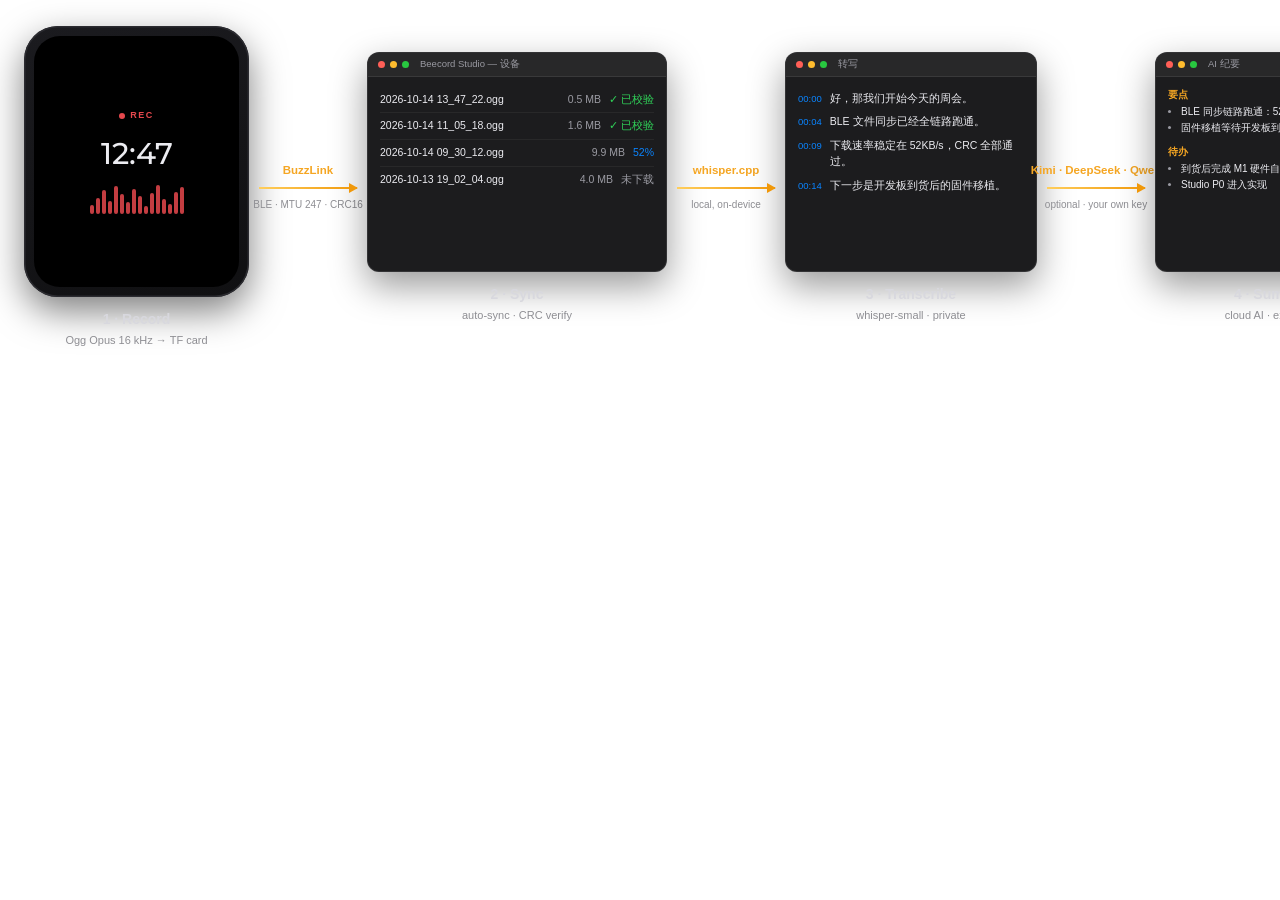
<file: docs/images/src/render-flow.html>
<!DOCTYPE html>
<html lang="en">
<head>
<meta charset="utf-8">
<title>render-flow</title>
<link rel="stylesheet" href="fonts.css">
<style>
  :root{ --card:#1c1c1e; --card2:#2c2c2e; --text:#ececf1; --text2:#9a9aa2;
    --red:#e5484d; --green:#30d158; --blue:#0a84ff; --amber:#f5a623; }
  *{margin:0;padding:0;box-sizing:border-box;-webkit-font-smoothing:antialiased}
  body{background:transparent;padding:26px 24px;display:inline-block;
    font:14px/1.5 -apple-system,BlinkMacSystemFont,"SF Pro Text","PingFang SC",sans-serif;color:var(--text)}
  .flow{display:flex;align-items:center;gap:0}
  .node{display:flex;flex-direction:column;align-items:center;gap:12px}
  .cap{font-size:14px;font-weight:600;color:#d8d8de;text-align:center}
  .cap small{display:block;font-size:11px;font-weight:400;color:#8e8e93;margin-top:2px}

  /* 箭头 */
  .arr{width:118px;flex:none;display:flex;flex-direction:column;align-items:center;gap:6px;padding:0 10px}
  .arr .a-lbl{font-size:11.5px;font-weight:600;color:var(--amber);text-align:center;white-space:nowrap}
  .arr .a-sub{font-size:10px;color:#8e8e93;text-align:center;white-space:nowrap}
  .arr .a-line{position:relative;width:100%;height:2px;background:linear-gradient(90deg,#ffce5c,#f0980a);margin:2px 0}
  .arr .a-line::after{content:"";position:absolute;right:-1px;top:-4px;
    border-left:9px solid #f0980a;border-top:5px solid transparent;border-bottom:5px solid transparent}

  /* 节点 1：手表 */
  .watch{background:linear-gradient(160deg,#1b1b1f,#101012);border-radius:34px;padding:10px;
    box-shadow:0 14px 36px rgba(0,0,0,.5),inset 0 0 0 1.5px #2b2b30}
  .screen{width:205px;height:251px;border-radius:26px;overflow:hidden;background:#000;
    display:flex;flex-direction:column;align-items:center;justify-content:center;gap:8px}
  .rec-dot{display:flex;align-items:center;gap:5px;color:var(--red);font-size:9px;font-weight:600;letter-spacing:1.5px}
  .rec-dot i{width:6px;height:6px;border-radius:50%;background:var(--red)}
  .rec-time{font-family:Montserrat,-apple-system,sans-serif;font-size:30px;font-weight:500}
  .rec-bars{display:flex;gap:2px;align-items:flex-end;height:30px}
  .rec-bars i{width:4px;background:var(--red);border-radius:2px;opacity:.85}

  /* 节点 2/3/4：卡片 */
  .panel{width:300px;height:220px;background:var(--card);border:1px solid rgba(255,255,255,.1);
    border-radius:12px;overflow:hidden;box-shadow:0 14px 36px rgba(0,0,0,.4);
    display:flex;flex-direction:column}
  .panel.sm{width:252px}
  .p-bar{height:24px;flex:none;display:flex;align-items:center;gap:5px;padding:0 10px;
    background:rgba(255,255,255,.05);border-bottom:1px solid rgba(255,255,255,.08)}
  .p-bar i{width:7px;height:7px;border-radius:50%}
  .p-bar .r{background:#ff5f57}.p-bar .y{background:#febc2e}.p-bar .g{background:#28c840}
  .p-bar span{margin-left:6px;font-size:9.5px;color:var(--text2)}
  .p-body{flex:1;padding:10px 12px;font-size:10.5px;min-height:0}
  .frow{display:flex;align-items:center;gap:8px;padding:5px 0;border-bottom:1px solid rgba(255,255,255,.05)}
  .frow:last-child{border-bottom:none}
  .frow .fn{flex:1;color:var(--text);white-space:nowrap;overflow:hidden;text-overflow:ellipsis}
  .frow .fs{color:var(--text2);font-variant-numeric:tabular-nums}
  .frow .ok{color:var(--green)}
  .frow .dl{color:var(--blue)}
  .trow{display:flex;gap:8px;padding:4px 0}
  .trow .ts{color:var(--blue);font-variant-numeric:tabular-nums;flex:none;font-size:9.5px;padding-top:1px}
  .trow span:last-child{color:var(--text)}
  .ssec{margin-bottom:8px}
  .ssec h4{font-size:10px;color:var(--amber);margin-bottom:3px}
  .ssec li{font-size:10px;color:var(--text);margin-left:13px;margin-bottom:2px;line-height:1.45}
  .ssec li::marker{color:var(--text2)}
</style>
</head>
<body>
<div class="flow">

  <div class="node">
    <div class="watch"><div class="screen">
      <div class="rec-dot"><i></i>REC</div>
      <div class="rec-time">12:47</div>
      <div class="rec-bars" id="bars"></div>
    </div></div>
    <div class="cap">1 · Record<small>Ogg Opus 16 kHz → TF card</small></div>
  </div>

  <div class="arr"><span class="a-lbl">BuzzLink</span><div class="a-line"></div><span class="a-sub">BLE · MTU 247 · CRC16</span></div>

  <div class="node">
    <div class="panel">
      <div class="p-bar"><i class="r"></i><i class="y"></i><i class="g"></i><span>Beecord Studio — 设备</span></div>
      <div class="p-body">
        <div class="frow"><span class="fn">2026-10-14 13_47_22.ogg</span><span class="fs">0.5 MB</span><span class="ok">✓ 已校验</span></div>
        <div class="frow"><span class="fn">2026-10-14 11_05_18.ogg</span><span class="fs">1.6 MB</span><span class="ok">✓ 已校验</span></div>
        <div class="frow"><span class="fn">2026-10-14 09_30_12.ogg</span><span class="fs">9.9 MB</span><span class="dl">52%</span></div>
        <div class="frow"><span class="fn">2026-10-13 19_02_04.ogg</span><span class="fs">4.0 MB</span><span class="fs">未下载</span></div>
      </div>
    </div>
    <div class="cap">2 · Sync<small>auto-sync · CRC verify</small></div>
  </div>

  <div class="arr"><span class="a-lbl">whisper.cpp</span><div class="a-line"></div><span class="a-sub">local, on-device</span></div>

  <div class="node">
    <div class="panel sm">
      <div class="p-bar"><i class="r"></i><i class="y"></i><i class="g"></i><span>转写</span></div>
      <div class="p-body">
        <div class="trow"><span class="ts">00:00</span><span>好，那我们开始今天的周会。</span></div>
        <div class="trow"><span class="ts">00:04</span><span>BLE 文件同步已经全链路跑通。</span></div>
        <div class="trow"><span class="ts">00:09</span><span>下载速率稳定在 52KB/s，CRC 全部通过。</span></div>
        <div class="trow"><span class="ts">00:14</span><span>下一步是开发板到货后的固件移植。</span></div>
      </div>
    </div>
    <div class="cap">3 · Transcribe<small>whisper-small · private</small></div>
  </div>

  <div class="arr"><span class="a-lbl">Kimi · DeepSeek · Qwen</span><div class="a-line"></div><span class="a-sub">optional · your own key</span></div>

  <div class="node">
    <div class="panel sm">
      <div class="p-bar"><i class="r"></i><i class="y"></i><i class="g"></i><span>AI 纪要</span></div>
      <div class="p-body">
        <div class="ssec"><h4>要点</h4><ul>
          <li>BLE 同步链路跑通：52KB/s，CRC 全过</li>
          <li>固件移植等待开发板到货</li>
        </ul></div>
        <div class="ssec"><h4>待办</h4><ul>
          <li>到货后完成 M1 硬件自检</li>
          <li>Studio P0 进入实现</li>
        </ul></div>
      </div>
    </div>
    <div class="cap">4 · Summarize<small>cloud AI · explicit opt-in</small></div>
  </div>

</div>
<script>
  const H=[30,52,78,44,92,66,38,84,58,26,70,96,48,34,74,88,40,62,20,80,54,36,68,46];
  document.getElementById("bars").innerHTML = H.slice(0,16).map(h=>`<i style="height:${h}%"></i>`).join("");
</script>
</body>
</html>
</file>
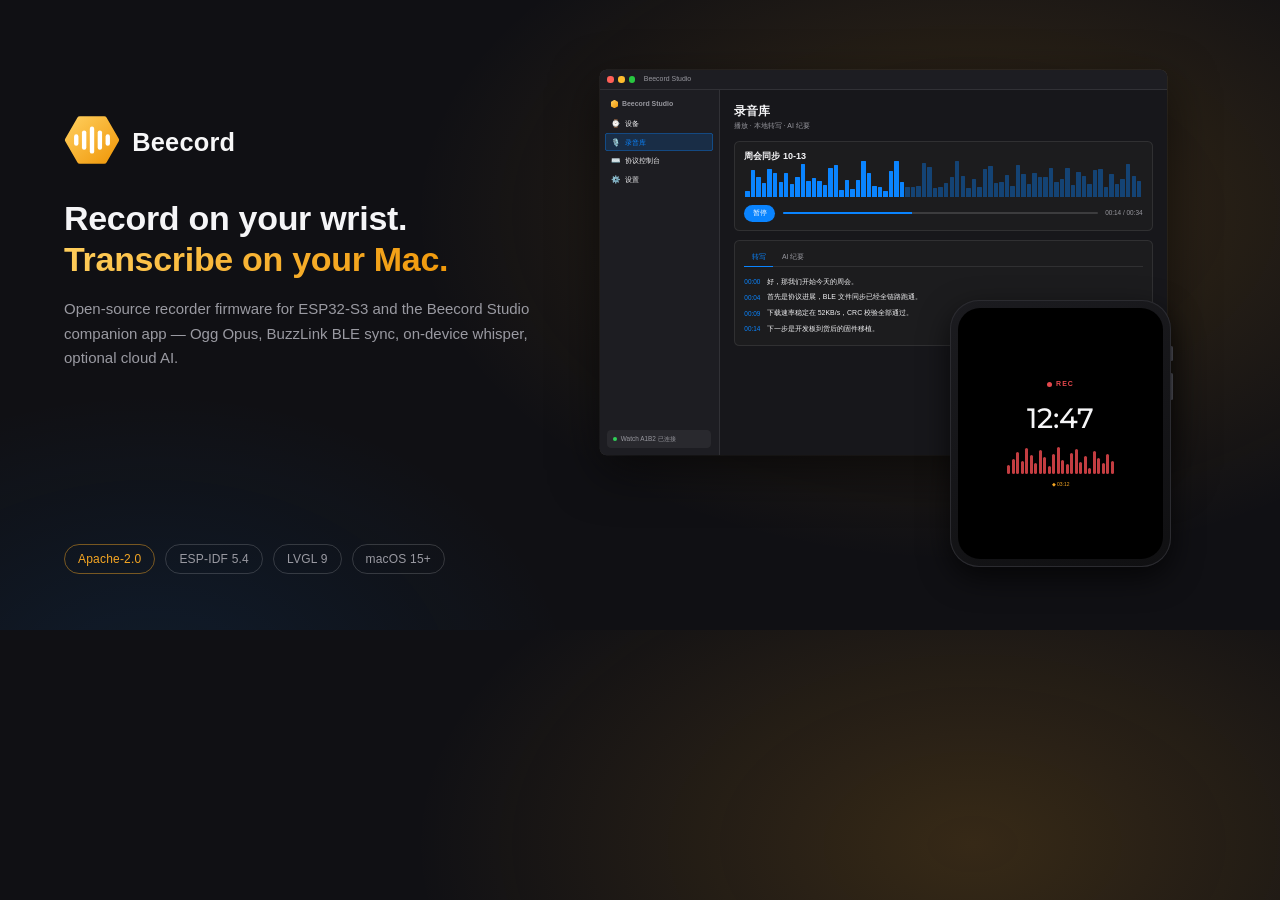
<file: docs/images/src/render-hero.html>
<!DOCTYPE html>
<html lang="en">
<head>
<meta charset="utf-8">
<title>render-hero</title>
<link rel="stylesheet" href="fonts.css">
<style>
  *{margin:0;padding:0;box-sizing:border-box;-webkit-font-smoothing:antialiased}
  body{width:1200px;height:630px;overflow:hidden;position:relative;
    font:14px/1.5 -apple-system,BlinkMacSystemFont,"SF Pro Text","PingFang SC",sans-serif;
    background:
      radial-gradient(900px 560px at 76% 34%, rgba(245,166,35,.17), rgba(245,166,35,0) 62%),
      radial-gradient(700px 500px at 12% 110%, rgba(10,132,255,.10), rgba(10,132,255,0) 60%),
      #101014;
    color:#f5f5f7}

  /* ---- 左侧文案 ---- */
  .copy{position:absolute;left:64px;top:112px;width:470px;z-index:3}
  .copy svg.logo{height:56px;width:auto;display:block;margin-bottom:30px}
  .headline{font-size:34px;font-weight:700;letter-spacing:-.3px;line-height:1.22}
  .headline em{font-style:normal;background:linear-gradient(120deg,#ffce5c,#f0980a);
    -webkit-background-clip:text;background-clip:text;color:transparent}
  .tag{margin-top:16px;font-size:15px;color:#9a9aa2;line-height:1.65}
  .badges{position:absolute;left:64px;bottom:56px;display:flex;gap:10px;z-index:3}
  .bdg{font-size:12px;padding:5px 13px;border-radius:999px;letter-spacing:.2px}
  .bdg.am{color:#f5a623;border:1px solid rgba(245,166,35,.45)}
  .bdg.gr{color:#9a9aa2;border:1px solid rgba(255,255,255,.16)}

  /* ---- 定位容器（zoom 只作用于内层，避免缩放定位偏移） ---- */
  .macwrap{position:absolute;left:600px;top:70px;z-index:1}
  .macwrap .zm{zoom:.535}
  .watchwrap{position:absolute;left:950px;top:300px;z-index:2}
  .watchwrap .zm{zoom:.5}

  /* ---- Mac 窗口（精简静态版） ---- */
  .window{width:1060px;height:720px;background:#17171b;border-radius:12px;overflow:hidden;
    box-shadow:0 30px 90px rgba(0,0,0,.55),0 0 0 .5px rgba(255,255,255,.22);
    display:flex;flex-direction:column;color:#f5f5f7}
  .titlebar{height:38px;flex:none;display:flex;align-items:center;padding:0 14px;gap:8px;
    background:rgba(30,30,34,.94);border-bottom:1px solid rgba(255,255,255,.09)}
  .dot{width:12px;height:12px;border-radius:50%}
  .dot.r{background:#ff5f57}.dot.y{background:#febc2e}.dot.g{background:#28c840}
  .titlebar span{margin-left:8px;font-size:13px;color:#98989f}
  .wbody{flex:1;display:flex;min-height:0}
  .sidebar{width:224px;flex:none;background:rgba(30,30,34,.94);border-right:1px solid rgba(255,255,255,.09);
    display:flex;flex-direction:column;padding:12px 10px}
  .brand{font-size:13px;font-weight:600;color:#98989f;padding:4px 10px 10px;display:flex;align-items:center;gap:7px}
  .brand .hex{width:14px;height:16px;background:linear-gradient(135deg,#ffce5c,#f0980a);
    clip-path:polygon(50% 0,100% 25%,100% 75%,50% 100%,0 75%,0 25%)}
  .nav-item{display:flex;align-items:center;gap:8px;padding:6px 10px;border-radius:6px;font-size:14px;margin-bottom:2px}
  .nav-item .ico{width:18px;text-align:center}
  .nav-item.active{background:rgba(10,132,255,.16);color:#0a84ff;font-weight:500;
    box-shadow:inset 0 0 0 1px rgba(10,132,255,.65)}
  .sidebar .spacer{flex:1}
  .dev-status{margin:8px 4px 2px;padding:8px 10px;border-radius:8px;background:rgba(128,128,128,.12);
    font-size:12px;color:#98989f;display:flex;align-items:center;gap:7px}
  .dev-status .sd{width:8px;height:8px;border-radius:50%;background:#30d158}
  .main{flex:1;padding:22px 26px;min-width:0}
  h1{font-size:22px;font-weight:700;margin-bottom:2px}
  .sub{color:#98989f;font-size:13px;margin-bottom:18px}
  .card{background:#1c1c1e;border:1px solid rgba(255,255,255,.09);border-radius:10px;
    padding:16px 18px;margin-bottom:16px}
  .lib-title{font-size:17px;font-weight:700}
  .wave{display:flex;align-items:flex-end;gap:2px;height:56px;padding:4px 2px;margin-top:10px}
  .wave i{flex:1;background:rgba(10,132,255,.38);border-radius:1px;min-height:3px}
  .wave i.played{background:#0a84ff}
  .pc{display:flex;align-items:center;gap:14px;margin-top:10px}
  .pc .pbtn{background:#0a84ff;color:#fff;border-radius:16px;padding:6px 16px;font-size:13px}
  .pc .time{font-size:12px;color:#98989f;font-variant-numeric:tabular-nums}
  .pc .prog{flex:1;height:4px;background:rgba(255,255,255,.14);border-radius:2px;overflow:hidden}
  .pc .prog>i{display:block;height:100%;background:#0a84ff;width:41%}
  .tabs{display:flex;gap:2px;border-bottom:1px solid rgba(255,255,255,.09);margin-bottom:12px}
  .tabs div{padding:6px 14px;font-size:13px;color:#98989f;border-bottom:2px solid transparent;margin-bottom:-1px}
  .tabs div.active{color:#0a84ff;border-bottom-color:#0a84ff;font-weight:500}
  .tr-line{display:flex;gap:12px;font-size:13px;padding:5px 0}
  .tr-line .ts{color:#0a84ff;font-variant-numeric:tabular-nums;flex:none;font-size:12px;padding-top:1px}

  /* ---- 手表（录音中，精简版） ---- */
  .watch{position:relative;background:linear-gradient(160deg,#1b1b1f,#101012);border-radius:58px;padding:16px;
    box-shadow:0 22px 60px rgba(0,0,0,.65),inset 0 0 0 2px #2b2b30;width:442px;height:534px}
  .watch .knob{position:absolute;right:-3px;top:92px;width:5px;height:30px;border-radius:3px;
    background:linear-gradient(90deg,#26262b,#3d3d44)}
  .watch .kbtn{position:absolute;right:-3px;top:146px;width:5px;height:54px;border-radius:3px;
    background:linear-gradient(90deg,#26262b,#3d3d44)}
  .screen{width:410px;height:502px;border-radius:44px;overflow:hidden;background:#000;
    display:flex;flex-direction:column;align-items:center;justify-content:center;gap:14px}
  .rec-dot{display:flex;align-items:center;gap:8px;color:#e5484d;font-size:14px;font-weight:600;letter-spacing:2px}
  .rec-dot i{width:10px;height:10px;border-radius:50%;background:#e5484d}
  .rec-time{font-family:Montserrat,-apple-system,sans-serif;font-size:56px;font-weight:500}
  .rec-bars{display:flex;gap:3px;align-items:flex-end;height:56px}
  .rec-bars i{width:6px;background:#e5484d;border-radius:3px;opacity:.85}
  .rec-marks{font-size:10px;color:#f5a623}
</style>
</head>
<body>
  <div class="copy">
    <svg class="logo" viewBox="0 0 440 128" xmlns="http://www.w3.org/2000/svg">
      <defs><linearGradient id="amber" x1="0" y1="0" x2="1" y2="1">
        <stop offset="0" stop-color="#FFCE5C"/><stop offset="1" stop-color="#F0980A"/>
      </linearGradient></defs>
      <polygon points="120,64 92,112.5 36,112.5 8,64 36,15.5 92,15.5"
               fill="url(#amber)" stroke="url(#amber)" stroke-width="12" stroke-linejoin="round"/>
      <g fill="#FFFFFF">
        <rect x="23" y="51" width="10" height="26" rx="5"/><rect x="41" y="42" width="10" height="44" rx="5"/>
        <rect x="59" y="33" width="10" height="62" rx="5"/><rect x="77" y="42" width="10" height="44" rx="5"/>
        <rect x="95" y="51" width="10" height="26" rx="5"/>
      </g>
      <text x="156" y="88" font-family="Helvetica Neue, Arial, sans-serif" font-size="58"
            font-weight="700" letter-spacing="0.5" fill="#F7F7F8">Beecord</text>
    </svg>
    <div class="headline">Record on your wrist.<br><em>Transcribe on your Mac.</em></div>
    <div class="tag">Open-source recorder firmware for ESP32-S3 and the Beecord Studio
      companion app — Ogg&nbsp;Opus, BuzzLink BLE sync, on-device whisper, optional cloud AI.</div>
  </div>
  <div class="badges">
    <span class="bdg am">Apache-2.0</span>
    <span class="bdg gr">ESP-IDF 5.4</span>
    <span class="bdg gr">LVGL 9</span>
    <span class="bdg gr">macOS 15+</span>
  </div>

  <div class="macwrap"><div class="zm"><div class="window">
    <div class="titlebar"><div class="dot r"></div><div class="dot y"></div><div class="dot g"></div><span>Beecord Studio</span></div>
    <div class="wbody">
      <div class="sidebar">
        <div class="brand"><span class="hex"></span>Beecord Studio</div>
        <div class="nav-item"><span class="ico">⌚️</span>设备</div>
        <div class="nav-item active"><span class="ico">🎙️</span>录音库</div>
        <div class="nav-item"><span class="ico">⌨️</span>协议控制台</div>
        <div class="nav-item"><span class="ico">⚙️</span>设置</div>
        <div class="spacer"></div>
        <div class="dev-status"><span class="sd"></span><span>Watch A1B2 已连接</span></div>
      </div>
      <div class="main">
        <h1>录音库</h1>
        <div class="sub">播放 · 本地转写 · AI 纪要</div>
        <div class="card">
          <div class="lib-title">周会同步 10-13</div>
          <div class="wave" id="wave"></div>
          <div class="pc"><span class="pbtn">暂停</span>
            <div class="prog"><i></i></div><span class="time">00:14 / 00:34</span></div>
        </div>
        <div class="card">
          <div class="tabs"><div class="active">转写</div><div>AI 纪要</div></div>
          <div class="tr-line"><span class="ts">00:00</span><span>好，那我们开始今天的周会。</span></div>
          <div class="tr-line"><span class="ts">00:04</span><span>首先是协议进展，BLE 文件同步已经全链路跑通。</span></div>
          <div class="tr-line"><span class="ts">00:09</span><span>下载速率稳定在 52KB/s，CRC 校验全部通过。</span></div>
          <div class="tr-line"><span class="ts">00:14</span><span>下一步是开发板到货后的固件移植。</span></div>
        </div>
      </div>
    </div>
  </div></div></div>

  <div class="watchwrap"><div class="zm"><div class="watch"><div class="knob"></div><div class="kbtn"></div>
    <div class="screen">
      <div class="rec-dot"><i></i>REC</div>
      <div class="rec-time">12:47</div>
      <div class="rec-bars" id="bars"></div>
      <div class="rec-marks">◆ 03:12</div>
    </div>
  </div></div></div>

<script>
  const w=document.getElementById("wave");
  for(let i=0;i<72;i++){
    const h=12+Math.abs(Math.sin(i*1.7)+Math.sin(i*.53)*1.6)*22;
    const b=document.createElement("i"); b.style.height=h+"px";
    if(i<29) b.className="played";
    w.appendChild(b);
  }
  const H=[30,52,78,44,92,66,38,84,58,26,70,96,48,34,74,88,40,62,20,80,54,36,68,46];
  document.getElementById("bars").innerHTML = H.map(h=>`<i style="height:${h}%"></i>`).join("");
</script>
</body>
</html>
</file>
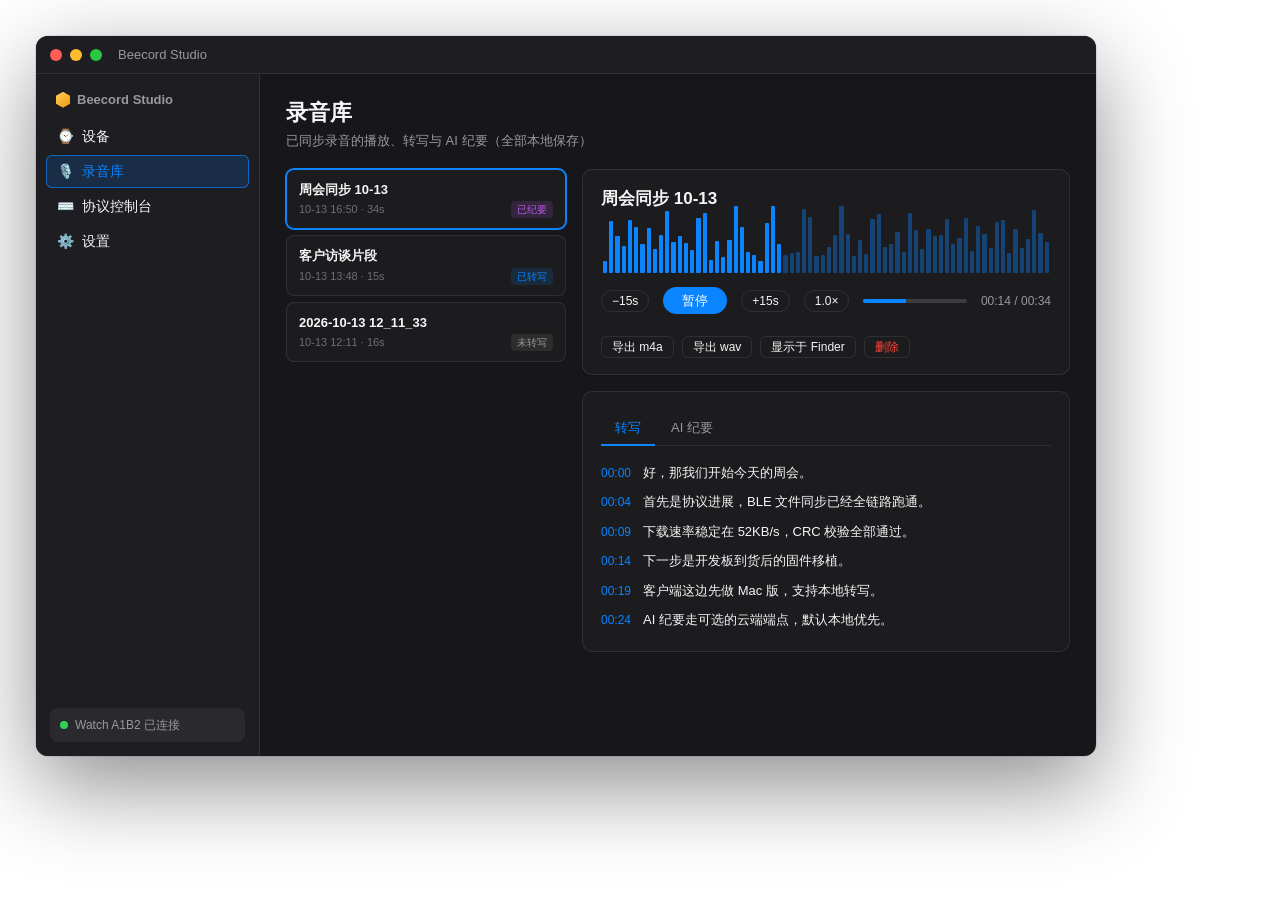
<file: docs/images/src/render-mac.html>
<!DOCTYPE html>
<html lang="zh-CN">
<head>
<meta charset="utf-8">
<title>render-mac</title>
<style>
  body.light{
    --accent:#0a84ff; --text:#1d1d1f; --text2:#6e6e73; --text3:#8e8e93;
    --bg:#f5f5f7; --sidebar:rgba(237,237,242,.94); --card:#ffffff;
    --border:rgba(0,0,0,.08); --ok:#30a14b; --danger:#ff453a;
    --sel-bg:rgba(10,132,255,.08); --sel-line:rgba(10,132,255,.5);
    --wave:rgba(10,132,255,.32); --track:rgba(0,0,0,.08);
  }
  body.dark{
    --accent:#0a84ff; --text:#f5f5f7; --text2:#98989f; --text3:#6e6e73;
    --bg:#17171b; --sidebar:rgba(30,30,34,.94); --card:#1c1c1e;
    --border:rgba(255,255,255,.09); --ok:#30d158; --danger:#ff453a;
    --sel-bg:rgba(10,132,255,.16); --sel-line:rgba(10,132,255,.65);
    --wave:rgba(10,132,255,.38); --track:rgba(255,255,255,.14);
  }
  *{margin:0;padding:0;box-sizing:border-box;-webkit-font-smoothing:antialiased}
  body{background:transparent;padding:36px;display:inline-block;
    font:14px/1.5 -apple-system,BlinkMacSystemFont,"SF Pro Text","PingFang SC",sans-serif;color:var(--text)}
  .window{
    width:1060px;height:720px;background:var(--bg);border-radius:12px;overflow:hidden;
    box-shadow:0 30px 90px rgba(0,0,0,.45),0 0 0 .5px rgba(128,128,128,.35);
    display:flex;flex-direction:column;
  }
  .titlebar{height:38px;flex:none;display:flex;align-items:center;padding:0 14px;gap:8px;
    background:var(--sidebar);border-bottom:1px solid var(--border)}
  .dot{width:12px;height:12px;border-radius:50%}
  .dot.r{background:#ff5f57}.dot.y{background:#febc2e}.dot.g{background:#28c840}
  .titlebar span{margin-left:8px;font-size:13px;color:var(--text2)}
  .body{flex:1;display:flex;min-height:0}
  /* 侧栏 */
  .sidebar{width:224px;flex:none;background:var(--sidebar);border-right:1px solid var(--border);
    display:flex;flex-direction:column;padding:12px 10px}
  .brand{font-size:13px;font-weight:600;color:var(--text2);padding:4px 10px 10px;display:flex;align-items:center;gap:7px}
  .brand .hex{width:14px;height:16px;flex:none;background:linear-gradient(135deg,#ffce5c,#f0980a);
    clip-path:polygon(50% 0,100% 25%,100% 75%,50% 100%,0 75%,0 25%)}
  .nav-item{display:flex;align-items:center;gap:8px;padding:6px 10px;border-radius:6px;
    font-size:14px;color:var(--text);margin-bottom:2px}
  .nav-item .ico{width:18px;text-align:center}
  .nav-item.active{background:var(--sel-bg);color:var(--accent);font-weight:500;
    box-shadow:inset 0 0 0 1px var(--sel-line)}
  .sidebar .spacer{flex:1}
  .dev-status{margin:8px 4px 2px;padding:8px 10px;border-radius:8px;background:rgba(128,128,128,.12);
    font-size:12px;color:var(--text2);display:flex;align-items:center;gap:7px}
  .dev-status .sd{width:8px;height:8px;border-radius:50%;background:var(--ok)}
  /* 主区 */
  .main{flex:1;overflow:hidden;padding:22px 26px;min-width:0}
  h1{font-size:22px;font-weight:700;margin-bottom:2px}
  .sub{color:var(--text2);font-size:13px;margin-bottom:18px}
  .card{background:var(--card);border:1px solid var(--border);border-radius:10px;
    padding:16px 18px;margin-bottom:16px;box-shadow:0 1px 2px rgba(0,0,0,.04)}
  button{font:13px/1 -apple-system,sans-serif;padding:6px 14px;border-radius:6px;
    border:1px solid var(--border);background:transparent;color:var(--text)}
  button.primary{background:var(--accent);border-color:transparent;color:#fff}
  button.danger{color:var(--danger)}
  button.sm{padding:4px 10px;font-size:12px}
  /* 录音库 */
  .lib-wrap{display:flex;gap:16px;min-height:0}
  .lib-list{width:280px;flex:none;display:flex;flex-direction:column;gap:6px}
  .lib-item{background:var(--card);border:1px solid var(--border);border-radius:8px;padding:10px 12px}
  .lib-item.active{border-color:var(--accent);box-shadow:0 0 0 1px var(--accent)}
  .lib-item .t{font-weight:600;font-size:13px}
  .lib-item .m{font-size:11px;color:var(--text3);margin-top:2px;display:flex;justify-content:space-between}
  .badge{font-size:10px;padding:1px 6px;border-radius:4px;background:rgba(128,128,128,.16);color:var(--text2)}
  .badge.tr{color:var(--accent);background:rgba(10,132,255,.14)}
  .badge.sum{color:#bf5af2;background:rgba(191,90,242,.14)}
  .lib-detail{flex:1;min-width:0}
  .lib-title{font-size:17px;font-weight:700}
  .player{display:flex;flex-direction:column;gap:10px;margin-top:10px}
  .wave{display:flex;align-items:flex-end;gap:2px;height:56px;padding:4px 2px}
  .wave i{flex:1;background:var(--wave);border-radius:1px;min-height:3px}
  .wave i.played{background:var(--accent)}
  .pc{display:flex;align-items:center;gap:14px}
  .pc button{border-radius:16px}
  .pc .time{font-size:12px;color:var(--text2);font-variant-numeric:tabular-nums}
  .pc .prog{flex:1;height:4px;background:var(--track);border-radius:2px;overflow:hidden}
  .pc .prog>i{display:block;height:100%;background:var(--accent);width:41%}
  .op-row{display:flex;gap:8px;flex-wrap:wrap;margin-top:12px}
  .tabs{display:flex;gap:2px;border-bottom:1px solid var(--border);margin:4px 0 12px}
  .tabs div{padding:6px 14px;font-size:13px;color:var(--text2);border-bottom:2px solid transparent;margin-bottom:-1px}
  .tabs div.active{color:var(--accent);border-bottom-color:var(--accent);font-weight:500}
  .tr-line{display:flex;gap:12px;font-size:13px;padding:5px 0}
  .tr-line .ts{color:var(--accent);font-variant-numeric:tabular-nums;flex:none;font-size:12px;padding-top:1px}
</style>
</head>
<body>
<div class="window">
  <div class="titlebar">
    <div class="dot r"></div><div class="dot y"></div><div class="dot g"></div>
    <span>Beecord Studio</span>
  </div>
  <div class="body">
    <aside class="sidebar">
      <div class="brand"><span class="hex"></span>Beecord Studio</div>
      <div class="nav-item"><span class="ico">⌚️</span>设备</div>
      <div class="nav-item active"><span class="ico">🎙️</span>录音库</div>
      <div class="nav-item"><span class="ico">⌨️</span>协议控制台</div>
      <div class="nav-item"><span class="ico">⚙️</span>设置</div>
      <div class="spacer"></div>
      <div class="dev-status"><span class="sd"></span><span>Watch A1B2 已连接</span></div>
    </aside>
    <main class="main">
      <h1>录音库</h1>
      <div class="sub">已同步录音的播放、转写与 AI 纪要（全部本地保存）</div>
      <div class="lib-wrap">
        <div class="lib-list">
          <div class="lib-item active"><div class="t">周会同步 10-13</div>
            <div class="m"><span>10-13 16:50 · 34s</span><span class="badge sum">已纪要</span></div></div>
          <div class="lib-item"><div class="t">客户访谈片段</div>
            <div class="m"><span>10-13 13:48 · 15s</span><span class="badge tr">已转写</span></div></div>
          <div class="lib-item"><div class="t">2026-10-13 12_11_33</div>
            <div class="m"><span>10-13 12:11 · 16s</span><span class="badge">未转写</span></div></div>
        </div>
        <div class="lib-detail">
          <div class="card">
            <div class="lib-title">周会同步 10-13</div>
            <div class="player">
              <div class="wave" id="wave"></div>
              <div class="pc">
                <button class="sm">−15s</button>
                <button class="primary" style="width:64px">暂停</button>
                <button class="sm">+15s</button>
                <button class="sm">1.0×</button>
                <div class="prog"><i></i></div>
                <span class="time">00:14 / 00:34</span>
              </div>
              <div class="op-row">
                <button class="sm">导出 m4a</button>
                <button class="sm">导出 wav</button>
                <button class="sm">显示于 Finder</button>
                <button class="sm danger">删除</button>
              </div>
            </div>
          </div>
          <div class="card">
            <div class="tabs"><div class="active">转写</div><div>AI 纪要</div></div>
            <div id="trs"></div>
          </div>
        </div>
      </div>
    </main>
  </div>
</div>
<script>
  document.body.className = new URLSearchParams(location.search).get("theme")==="light" ? "light" : "dark";
  const w=document.getElementById("wave"), N=72, PLAYED=29;
  for(let i=0;i<N;i++){
    const h=12+Math.abs(Math.sin(i*1.7)+Math.sin(i*.53)*1.6)*22;
    const b=document.createElement("i"); b.style.height=h+"px";
    if(i<PLAYED) b.className="played";
    w.appendChild(b);
  }
  const TR=[[0,"好，那我们开始今天的周会。"],[4,"首先是协议进展，BLE 文件同步已经全链路跑通。"],
    [9,"下载速率稳定在 52KB/s，CRC 校验全部通过。"],[14,"下一步是开发板到货后的固件移植。"],
    [19,"客户端这边先做 Mac 版，支持本地转写。"],[24,"AI 纪要走可选的云端端点，默认本地优先。"]];
  const fmt=s=>String(Math.floor(s/60)).padStart(2,"0")+":"+String(s%60).padStart(2,"0");
  document.getElementById("trs").innerHTML =
    TR.map(([t,x])=>`<div class="tr-line"><span class="ts">${fmt(t)}</span><span>${x}</span></div>`).join("");
</script>
</body>
</html>
</file>
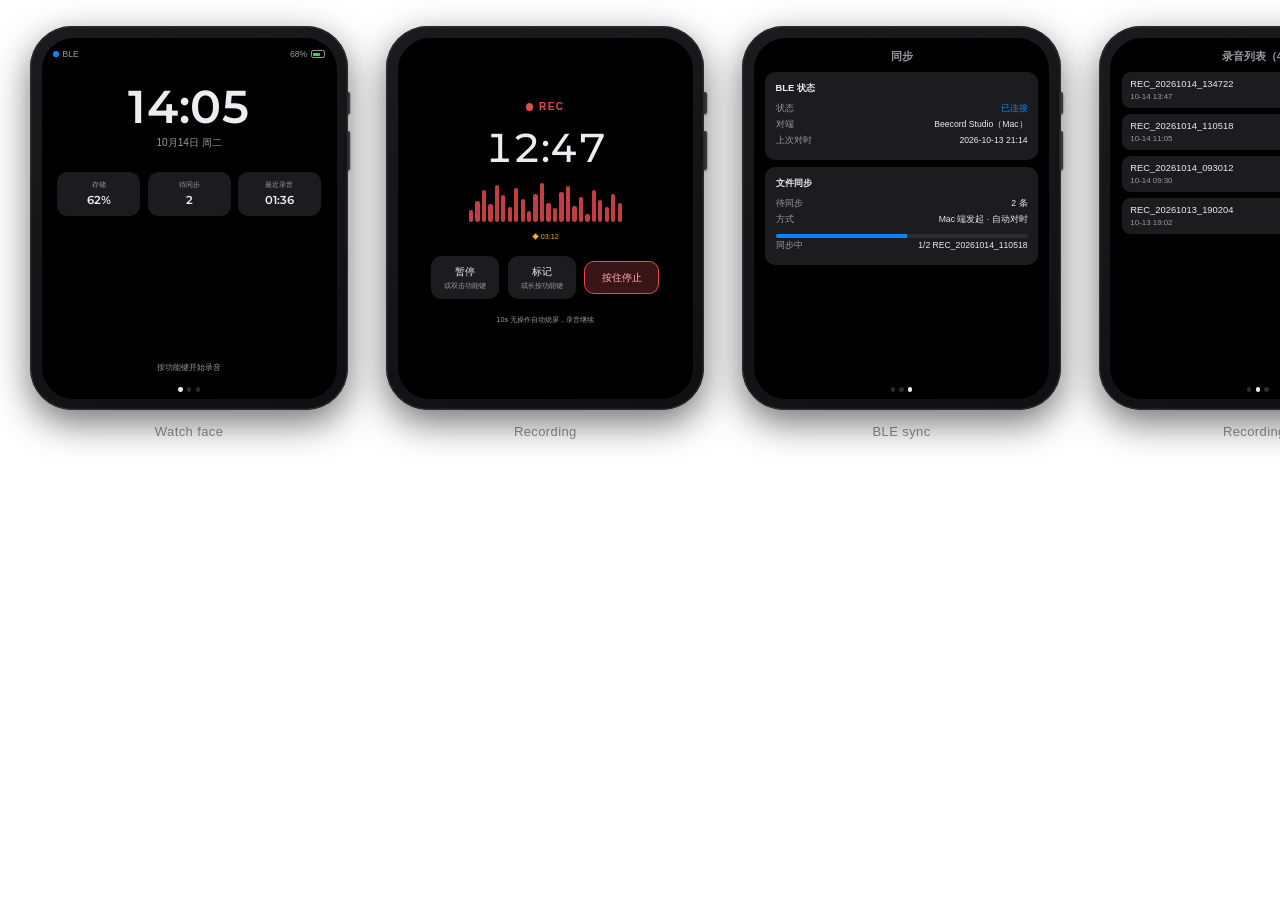
<file: docs/images/src/render-watch.html>
<!DOCTYPE html>
<html lang="zh-CN">
<head>
<meta charset="utf-8">
<title>render-watch</title>
<link rel="stylesheet" href="fonts.css">
<style>
  :root{ --card:#1c1c1e; --card2:#2c2c2e; --text:#ececf1; --text2:#9a9aa2;
    --red:#e5484d; --green:#30d158; --blue:#0a84ff; --amber:#f5a623; }
  *{box-sizing:border-box;margin:0;padding:0}
  body{background:transparent;padding:26px 30px;display:inline-block;
    font-family:-apple-system,BlinkMacSystemFont,"PingFang SC","Helvetica Neue",sans-serif;color:var(--text)}
  .row{display:flex;gap:38px}
  .item{display:flex;flex-direction:column;align-items:center;gap:14px}
  .cap{font-size:13px;color:#8e8e93;letter-spacing:.4px}
  .zoom{zoom:.72}

  /* ===== 表壳 ===== */
  .watch{position:relative;background:linear-gradient(160deg,#1b1b1f,#101012);border-radius:58px;padding:16px;
    box-shadow:0 18px 50px rgba(0,0,0,.55),inset 0 0 0 2px #2b2b30}
  .watch .knob{position:absolute;right:-3px;top:92px;width:5px;height:30px;border-radius:3px;
    background:linear-gradient(90deg,#26262b,#3d3d44);box-shadow:0 1px 3px rgba(0,0,0,.6)}
  .watch .kbtn{position:absolute;right:-3px;top:146px;width:5px;height:54px;border-radius:3px;
    background:linear-gradient(90deg,#26262b,#3d3d44);box-shadow:0 1px 3px rgba(0,0,0,.6)}
  .screen{width:410px;height:502px;border-radius:44px;overflow:hidden;background:#000;position:relative}
  .page{position:absolute;inset:0;display:flex;flex-direction:column;padding:16px 16px 30px}
  .pg-title{font-size:15px;font-weight:600;color:var(--text2);text-align:center;padding:2px 0 10px}

  .statusbar{display:flex;justify-content:space-between;align-items:center;font-size:12px;color:var(--text2)}
  .ble{display:flex;align-items:center;gap:5px}
  .ble i{width:8px;height:8px;border-radius:50%;background:var(--blue);display:inline-block}
  .batt{display:flex;align-items:center;gap:5px}
  .batt .shell{width:20px;height:10px;border:1.5px solid var(--text2);border-radius:3px;position:relative}
  .batt .shell i{position:absolute;inset:1.5px;right:32%;background:var(--green);border-radius:1px}

  /* 表盘 */
  .h-time{font-family:Montserrat,-apple-system,sans-serif;font-size:64px;font-weight:600;text-align:center;margin-top:26px;letter-spacing:1px}
  .h-date{text-align:center;color:var(--text2);font-size:14px;margin-top:2px}
  .h-comps{display:flex;gap:10px;margin:30px 6px 0}
  .comp{flex:1;background:var(--card);border-radius:14px;padding:12px 8px;text-align:center}
  .comp .c-lbl{display:block;font-size:10px;color:var(--text2);margin-bottom:4px}
  .comp b{font-size:16px;font-weight:600;font-family:Montserrat,sans-serif}
  .h-fn-hint{margin-top:auto;text-align:center;font-size:11px;color:var(--text2);padding-bottom:6px}

  /* 录音 */
  .rec-wrap{flex:1;display:flex;flex-direction:column;align-items:center;justify-content:center;gap:14px}
  .rec-dot{display:flex;align-items:center;gap:8px;color:var(--red);font-size:14px;font-weight:600;letter-spacing:2px}
  .rec-dot i{width:10px;height:10px;border-radius:50%;background:var(--red)}
  .rec-time{font-family:Montserrat,-apple-system,sans-serif;font-size:56px;font-weight:500;font-variant-numeric:tabular-nums}
  .rec-bars{display:flex;gap:3px;align-items:flex-end;height:56px}
  .rec-bars i{width:6px;background:var(--red);border-radius:3px;opacity:.85}
  .rec-marks{display:flex;gap:6px;font-size:10px;color:var(--amber);min-height:14px}
  .rec-ops{display:flex;gap:12px;align-items:center;margin-top:6px}
  .rop{background:var(--card);border-radius:14px;padding:12px 18px;font-size:14px;text-align:center}
  .rop small{display:block;font-size:10px;color:var(--text2);margin-top:2px}
  .rop.stop{background:#3a1518;border:1px solid var(--red);color:#ffb3b6;min-width:104px}
  .rec-hint{font-size:10px;color:var(--text2);margin-top:8px;text-align:center}

  /* 列表 */
  .rows{flex:1;display:flex;flex-direction:column;gap:8px;overflow:hidden}
  .rrow{background:var(--card);border-radius:12px;padding:10px 12px;display:flex;align-items:center;gap:10px}
  .rrow .r-main{flex:1;min-width:0}
  .rrow .r-main b{display:block;font-size:13px;font-weight:500}
  .rrow .r-main span{font-size:11px;color:var(--text2)}
  .rrow .r-meta{font-size:11px;color:var(--text2);text-align:right;font-variant-numeric:tabular-nums}
  .rrow .r-sync{width:18px;text-align:center;color:var(--green);font-size:13px}

  /* 同步 */
  .card{background:var(--card);border-radius:14px;padding:14px;margin-bottom:10px}
  .card .t{font-size:13px;font-weight:600;margin-bottom:8px}
  .kv{display:flex;justify-content:space-between;font-size:12px;color:var(--text2);padding:3px 0}
  .kv b{color:var(--text);font-weight:500}
  .kv b.bl{color:var(--blue)}
  .syn-bar{height:6px;background:var(--card2);border-radius:3px;overflow:hidden;margin-top:8px}
  .syn-bar i{display:block;height:100%;background:var(--blue);width:52%}

  .dots{position:absolute;bottom:10px;left:0;right:0;display:flex;justify-content:center;gap:6px}
  .dots i{width:6px;height:6px;border-radius:50%;background:var(--card2)}
  .dots i.cur{background:var(--text)}
</style>
</head>
<body>
<div class="row">

  <!-- 1 表盘 -->
  <div class="item"><div class="zoom"><div class="watch"><div class="knob"></div><div class="kbtn"></div>
    <div class="screen"><div class="page">
      <div class="statusbar">
        <span class="ble"><i></i>BLE</span>
        <span class="batt"><span>68%</span><span class="shell"><i></i></span></span>
      </div>
      <div class="h-time">14:05</div>
      <div class="h-date">10月14日 周二</div>
      <div class="h-comps">
        <div class="comp"><span class="c-lbl">存储</span><b>62%</b></div>
        <div class="comp"><span class="c-lbl">待同步</span><b>2</b></div>
        <div class="comp"><span class="c-lbl">最近录音</span><b>01:36</b></div>
      </div>
      <div class="h-fn-hint">按功能键开始录音</div>
      <div class="dots"><i class="cur"></i><i></i><i></i></div>
    </div></div>
  </div></div><div class="cap">Watch face</div></div>

  <!-- 2 录音中 -->
  <div class="item"><div class="zoom"><div class="watch"><div class="knob"></div><div class="kbtn"></div>
    <div class="screen"><div class="page">
      <div class="rec-wrap">
        <div class="rec-dot"><i></i>REC</div>
        <div class="rec-time">12:47</div>
        <div class="rec-bars" id="bars"></div>
        <div class="rec-marks">◆ 03:12</div>
        <div class="rec-ops">
          <div class="rop">暂停<small>或双击功能键</small></div>
          <div class="rop">标记<small>或长按功能键</small></div>
          <div class="rop stop">按住停止</div>
        </div>
        <div class="rec-hint">10s 无操作自动熄屏，录音继续</div>
      </div>
    </div></div>
  </div></div><div class="cap">Recording</div></div>

  <!-- 3 同步 -->
  <div class="item"><div class="zoom"><div class="watch"><div class="knob"></div><div class="kbtn"></div>
    <div class="screen"><div class="page">
      <div class="pg-title">同步</div>
      <div class="card">
        <div class="t">BLE 状态</div>
        <div class="kv"><span>状态</span><b class="bl">已连接</b></div>
        <div class="kv"><span>对端</span><b>Beecord Studio（Mac）</b></div>
        <div class="kv"><span>上次对时</span><b>2026-10-13 21:14</b></div>
      </div>
      <div class="card">
        <div class="t">文件同步</div>
        <div class="kv"><span>待同步</span><b>2 条</b></div>
        <div class="kv"><span>方式</span><b>Mac 端发起 · 自动对时</b></div>
        <div class="syn-bar"><i></i></div>
        <div class="kv"><span>同步中</span><b>1/2 REC_20261014_110518</b></div>
      </div>
      <div class="dots"><i></i><i></i><i class="cur"></i></div>
    </div></div>
  </div></div><div class="cap">BLE sync</div></div>

  <!-- 4 录音列表 -->
  <div class="item"><div class="zoom"><div class="watch"><div class="knob"></div><div class="kbtn"></div>
    <div class="screen"><div class="page">
      <div class="pg-title">录音列表（4）</div>
      <div class="rows">
        <div class="rrow"><div class="r-main"><b>REC_20261014_134722</b><span>10-14 13:47</span></div>
          <div class="r-meta">01:36<br>0.5 MB</div><div class="r-sync"></div></div>
        <div class="rrow"><div class="r-main"><b>REC_20261014_110518</b><span>10-14 11:05</span></div>
          <div class="r-meta">05:05<br>1.6 MB</div><div class="r-sync"></div></div>
        <div class="rrow"><div class="r-main"><b>REC_20261014_093012</b><span>10-14 09:30</span></div>
          <div class="r-meta">30:42<br>9.9 MB</div><div class="r-sync">✓</div></div>
        <div class="rrow"><div class="r-main"><b>REC_20261013_190204</b><span>10-13 19:02</span></div>
          <div class="r-meta">12:34<br>4.0 MB</div><div class="r-sync">✓</div></div>
      </div>
      <div class="dots"><i></i><i class="cur"></i><i></i></div>
    </div></div>
  </div></div><div class="cap">Recordings</div></div>

</div>
<script>
  // 确定性的录音柱高度（避免每次渲染不一致）
  const H=[30,52,78,44,92,66,38,84,58,26,70,96,48,34,74,88,40,62,20,80,54,36,68,46];
  document.getElementById("bars").innerHTML = H.map(h=>`<i style="height:${h}%"></i>`).join("");
</script>
</body>
</html>
</file>
<file: docs/images/src/fonts.css>
/* Montserrat (OFL) — base64 内嵌，保证无头渲染一致 */
@font-face{font-family:'Montserrat';font-style:normal;font-weight:500;font-display:block;src:url([data-uri]) format('woff2');}
@font-face{font-family:'Montserrat';font-style:normal;font-weight:600;font-display:block;src:url([data-uri]) format('woff2');}
@font-face{font-family:'Montserrat';font-style:normal;font-weight:700;font-display:block;src:url([data-uri]) format('woff2');}
</file>
